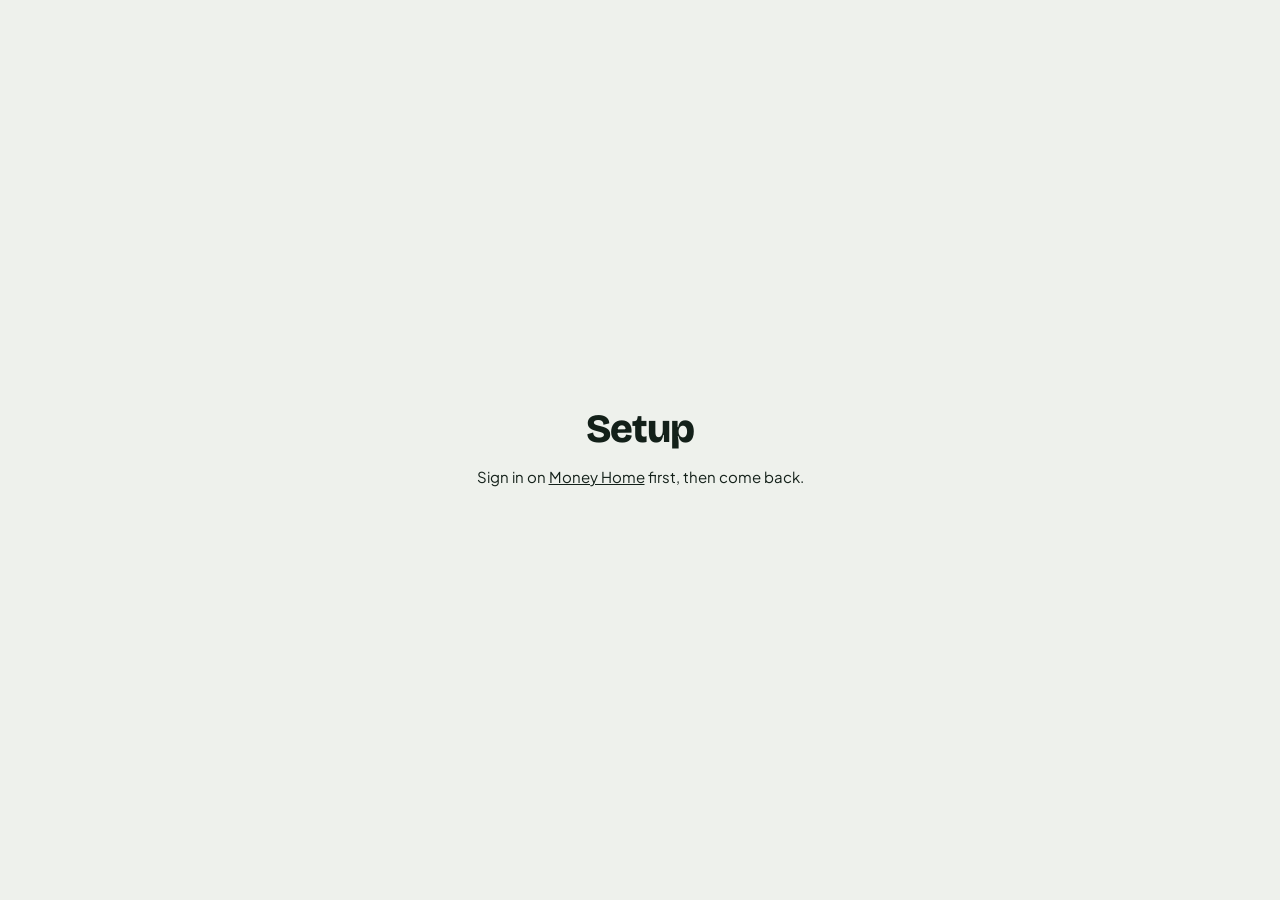
<file: ai/index.html>
<!doctype html>
<html lang="en">
<head>
<meta charset="utf-8">
<meta name="robots" content="noindex">
<title>AI · Money Home</title>
<meta http-equiv="refresh" content="0; url=/setup/#ai">
<script>location.replace('/setup/#ai');</script>
</head>
<body style="font:15px -apple-system,sans-serif;padding:40px;color:#555">The AI keys are now part of <a href="/setup/#ai">Setup</a>.</body>
</html>
</file>
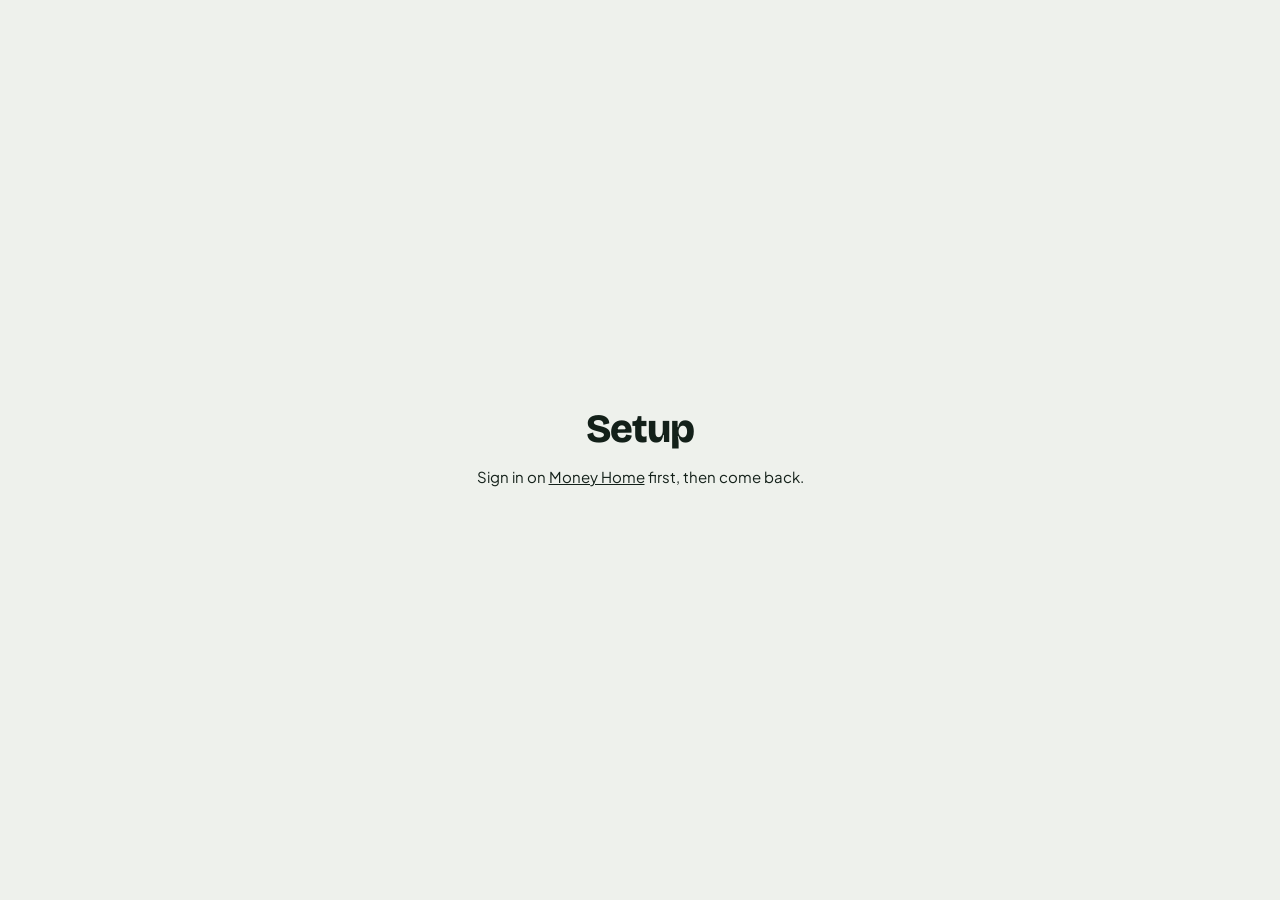
<file: setup/index.html>
<!doctype html>
<html lang="en">
<head>
<meta charset="utf-8">
<meta name="viewport" content="width=device-width, initial-scale=1, viewport-fit=cover">
<meta name="robots" content="noindex">
<meta name="theme-color" content="#0c2620">
<title>Setup · Money Home</title>
<link rel="icon" href="data:image/svg+xml,%3Csvg xmlns='http://www.w3.org/2000/svg' viewBox='0 0 64 64'%3E%3Crect width='64' height='64' rx='16' fill='%230c2620'/%3E%3Cpath d='M32 12l5 13 13 5-13 5-5 13-5-13-13-5 13-5z' fill='%23e2b04a'/%3E%3C/svg%3E">
<link rel="preconnect" href="https://fonts.googleapis.com">
<link rel="preconnect" href="https://fonts.gstatic.com" crossorigin>
<link rel="stylesheet" href="https://fonts.googleapis.com/css2?family=Bricolage+Grotesque:opsz,wght@12..96,500;12..96,700;12..96,800&family=Plus+Jakarta+Sans:wght@400;500;600;700&family=JetBrains+Mono:wght@500;600&display=swap">
<style>
:root{
  color-scheme:light;
  --page:#eef1ec; --card:#ffffff; --card2:#f6f8f5; --ink:#132019; --ink2:#3b4a42; --mut:#6b7a72; --line:#dfe5df;
  --hero:#0c2620; --hero2:#12372e; --hero-ink:#f3f1e8; --hero-mut:#a9bcb2; --gold:#e2b04a;
  --up:#16804a; --dn:#c2412d; --warn:#b36b00;
  --shadow:0 1px 2px rgb(15 30 25 / .05), 0 8px 24px -12px rgb(15 30 25 / .14);
  --display:'Bricolage Grotesque', 'Avenir Next', system-ui, sans-serif;
  --body:'Plus Jakarta Sans', -apple-system, 'Segoe UI', sans-serif;
  --mono:'JetBrains Mono', ui-monospace, Menlo, monospace;
}
@media (prefers-color-scheme: dark){
  :root:not([data-theme="light"]){ color-scheme:dark;
    --page:#0b110f; --card:#131b18; --card2:#18221e; --ink:#e7ede9; --ink2:#c1cdc6; --mut:#8d9c94; --line:#24302b;
    --hero:#0a1f1a; --hero2:#0f2d25; --up:#4cc38a; --dn:#ef7a66; --warn:#f0b551; --shadow:none; }
}
:root[data-theme="dark"]{ color-scheme:dark;
  --page:#0b110f; --card:#131b18; --card2:#18221e; --ink:#e7ede9; --ink2:#c1cdc6; --mut:#8d9c94; --line:#24302b;
  --hero:#0a1f1a; --hero2:#0f2d25; --up:#4cc38a; --dn:#ef7a66; --warn:#f0b551; --shadow:none; }
*{box-sizing:border-box}
html,body{margin:0}
body{background:var(--page);color:var(--ink);font:15px/1.5 var(--body);-webkit-font-smoothing:antialiased}
a{color:inherit}
.hero{background:linear-gradient(160deg,var(--hero2),var(--hero));color:var(--hero-ink);padding-top:env(safe-area-inset-top,0px)}
.in{max-width:980px;margin:0 auto;padding-inline:16px}
.hero .in{padding-block:20px 30px}
.back{color:var(--hero-mut);text-decoration:none;font-size:13px}
.back:hover{color:var(--hero-ink)}
h1{font:800 clamp(28px,5vw,40px)/1.1 var(--display);margin:10px 0 6px;letter-spacing:-.02em}
.hero p{color:var(--hero-mut);margin:0;max-width:660px}
main{display:flex;flex-direction:column;gap:16px;margin-top:-14px;padding-bottom:40px}
.card{background:var(--card);border:1px solid var(--line);border-radius:18px;box-shadow:var(--shadow);padding:18px;scroll-margin-top:12px}
.card h2{margin:0 0 4px;font:700 18px var(--display);display:flex;align-items:center;gap:10px}
.card h2 .n{display:grid;place-items:center;width:26px;height:26px;border-radius:50%;background:var(--hero);color:var(--gold);font:700 13px var(--body);flex:none}
.cap{margin:0 0 12px;font-size:13px;color:var(--mut)}
.grid{display:grid;grid-template-columns:repeat(4,minmax(0,1fr));gap:10px}
.tile{background:var(--card2);border-radius:12px;padding:10px 12px;min-width:0}
.tile b{display:block;font-size:13.5px}
.tile span{font-size:12.5px;color:var(--mut)}
.tile .ok{color:var(--up)} .tile .no{color:var(--dn)}
.tile a{font-size:12.5px}
.prov{display:grid;grid-template-columns:minmax(150px,1.1fr) 90px minmax(160px,1.4fr) auto;gap:10px;align-items:center;padding:12px 0;border-top:1px solid var(--line)}
.prov:first-of-type{border-top:0}
.pname b{display:block}
.pname small{color:var(--mut);font-size:12px}
.pname a{color:var(--mut)}
.st{font-size:11.5px;font-weight:700;padding:3px 9px;border-radius:999px;background:var(--card2);color:var(--mut);text-align:center;white-space:nowrap}
.st.ready{background:color-mix(in srgb,var(--up) 14%,var(--card));color:var(--up)}
.st.rest{background:color-mix(in srgb,var(--warn) 16%,var(--card));color:var(--warn)}
input,select{font:14px var(--body);color:var(--ink);background:var(--card2);border:1px solid var(--line);border-radius:10px;padding:9px 11px;width:100%;min-width:0}
input:focus,select:focus{outline:2px solid var(--gold);outline-offset:1px}
.tools{display:flex;gap:6px;align-items:center}
.btn{font:600 13px var(--body);border:1px solid var(--line);background:var(--card);color:var(--ink2);border-radius:10px;padding:8px 12px;cursor:pointer;white-space:nowrap;text-decoration:none;display:inline-flex;align-items:center}
.btn:hover{color:var(--ink)}
.btn.primary{background:var(--hero);color:var(--gold);border-color:transparent}
.btn:disabled{opacity:.5}
.res{grid-column:1/-1;font-size:12.5px;color:var(--mut);margin-top:-4px}
.res.ok{color:var(--up)} .res.bad{color:var(--dn)}
.macts summary{cursor:pointer;color:var(--ink2);font-weight:600} .macts .two{margin-top:8px} .macts .row{margin-top:8px} .bad{color:var(--dn)}
.model{grid-column:1/-1;display:flex;gap:8px;align-items:center;font-size:12.5px;color:var(--mut)}
.model select{width:auto;max-width:100%;padding:5px 8px;font-size:12.5px}
.mac{background:color-mix(in srgb,var(--up) 7%,transparent);border-radius:12px;padding-inline:10px}
.mac .res{color:var(--ink2)}
.priv{background:color-mix(in srgb,var(--gold) 7%,transparent);border-radius:12px;padding-inline:10px}
.priv .res{color:var(--ink2)}
.priv .res details{margin-top:6px}
.mlights{margin:10px 0}.mlights summary{cursor:pointer;color:var(--muted,#667)}
.bgroup{font:700 13px var(--body);color:var(--mut);margin:14px 0 4px}
.lesson{display:grid;grid-template-columns:minmax(0,1fr) 90px auto;gap:10px;align-items:center;padding:9px 0;border-top:1px solid var(--line)}
.lesson.off{opacity:.5}
.lesson .lt b{display:block;font-size:14px}
.lesson .lt small{color:var(--mut);font-size:12px}
.lesson .pin{font-size:11px;font-weight:700;color:var(--up)}
.lesson .conf{height:6px;border-radius:99px;background:var(--card2);overflow:hidden}
.lesson .conf i{display:block;height:100%;background:var(--gold)}
.lesson .la{display:flex;gap:6px}
.lesson .la .btn{padding:5px 9px;font-size:12px}
@media (max-width:760px){.lesson{grid-template-columns:1fr 70px}.lesson .la{grid-column:1/-1}}
.spin{display:inline-block;width:12px;height:12px;border:2px solid currentColor;border-right-color:transparent;border-radius:50%;animation:sp .8s linear infinite;vertical-align:-2px}
@keyframes sp{to{transform:rotate(360deg)}}
.row{display:flex;flex-wrap:wrap;gap:10px;align-items:center}
.row.end{justify-content:flex-start;margin-top:12px}
label{display:flex;flex-direction:column;gap:5px;font-size:12px;font-weight:600;color:var(--ink2)}
label.check{flex-direction:row;align-items:center;gap:8px;font-weight:500;font-size:14px}
label.check input{width:18px;height:18px}
.two{display:grid;grid-template-columns:1fr 1fr;gap:10px}
.chain{display:flex;flex-wrap:wrap;gap:6px;align-items:center;font-size:13px}
.chain span{padding:5px 10px;border-radius:9px;background:var(--card2)}
.chain span.first{background:color-mix(in srgb,var(--gold) 25%,var(--card));font-weight:700}
.chain em{color:var(--mut);font-style:normal;font-family:var(--mono);font-size:11.5px}
.note{font-size:12.5px;color:var(--mut)}
.msg{font-size:13px}
.msg.ok{color:var(--up)} .msg.bad{color:var(--dn)}
ol.steps{margin:6px 0 0;padding-left:20px;font-size:14px;color:var(--ink2)}
ol.steps li{margin:3px 0}
.toast{position:fixed;left:50%;bottom:20px;transform:translateX(-50%);background:var(--ink);color:var(--page);padding:10px 16px;border-radius:12px;font-weight:600;opacity:0;transition:.2s;pointer-events:none;max-width:90vw}
.toast.on{opacity:1}
.gate{min-height:100vh;display:grid;place-items:center;padding:20px;text-align:center}
@media (max-width:760px){
  .grid{grid-template-columns:1fr 1fr}
  .two{grid-template-columns:1fr}
  .prov{grid-template-columns:1fr auto;}
  .prov .keyin{grid-column:1/-1}
  .prov .tools{grid-column:1/-1}
}
</style>
</head>
<body>
<div id="app"></div>
<div class="toast" id="toast"></div>
<script src="/ai/ai.js"></script>
<script src="/ai/brain.js"></script>
<script src="/ai/web.js"></script>
<script>
"use strict";
/* Setup: everything you set once for all the apps on this site - sync between devices, the sign-in, the AI keys.
   On a new phone: sign in on Money Home, open this page, enter the GitHub token and passphrase once. */
const $ = id => document.getElementById(id);
const esc = s => String(s == null ? '' : s).replace(/[&<>"]/g, c => ({'&':'&amp;','<':'&lt;','>':'&gt;','"':'&quot;'}[c]));
const toast = m => { const t = $('toast'); t.textContent = m; t.classList.add('on'); clearTimeout(toast.t); toast.t = setTimeout(()=>t.classList.remove('on'), 3200); };
const ago = ms => { const s = (Date.now() - ms) / 1000; return s < 90 ? 'just now' : s < 3600 ? Math.round(s / 60) + ' min ago' : s < 86400 ? Math.round(s / 3600) + ' h ago' : Math.round(s / 86400) + ' d ago'; };
try{ const t = localStorage.getItem('ledger-theme'); if(t === 'light' || t === 'dark') document.documentElement.dataset.theme = t; }catch(e){}
const signedIn = () => { try{ return ['money-home-session', 'tripvault-session'].some(k => sessionStorage.getItem(k) === 'yes' || localStorage.getItem(k) === 'yes'); }catch(e){ return false; } };

const FROM = {hub: 'saved here', 'trip-vault': 'found in Trip Vault', 'expense-tracker': 'found in the Expense Tracker', ledger: 'found in the Ledger', synced: 'from your other device'};
const LOGIN = {'expense-tracker': 'your Expense Tracker username and password', carried: 'the username and password from your other device', ledger: 'the Ledger’s username and password', default: 'admin / admin (nothing set up on this device yet)'};
const results = {};
const models = {};
let busy = false, message = null, source = 'default';

const changed = () => MoneyShared.markChanged();

function deviceCard(){
  const st = MoneyShared.status(), ai = MoneyAI.aiStatus();
  const tile = (name, ok, text, link) => `<div class="tile"><b>${name}</b><span class="${ok ? 'ok' : 'no'}">${ok ? '✓' : '○'}</span> <span>${text}</span>${link ? `<div><a href="${link}">open</a></div>` : ''}</div>`;
  return `<section class="card" id="device">
    <h2>This device</h2>
    <p class="cap">What is set up in this browser. Every app on the site reads the same settings.</p>
    <div class="grid">
      ${tile('Sign-in', source !== 'default', source === 'default' ? 'admin / admin — set up below' : 'the same for every app')}
      ${tile('AI', ai.length > 0, ai.length ? ai.map(x=>x.name.replace(/ \(.*\)/, '')).slice(0, 3).join(' → ') : 'no key yet', '#ai')}
      ${st.apps.map(a=>tile(a.name, a.on, a.on ? (a.lastError ? 'sync problem' : a.syncedAt ? 'synced ' + ago(a.syncedAt) : 'sync on — open it once') : 'sync off', a.url)).join('')}
      ${tile('Settings sync', !!st.setup, st.setup ? (st.setup.lastError ? esc(st.setup.lastError) : 'synced ' + (st.setup.syncedAt ? ago(st.setup.syncedAt) : '')) : 'not set up')}
    </div></section>`;
}

function syncCard(){
  const st = MoneyShared.status(), have = MoneyShared.existing();
  return `<section class="card" id="sync">
    <h2><span class="n">1</span>Set up once: sync between your devices</h2>
    ${st.setup ? `<p class="cap">Done on this device. Your AI keys and sign-in travel between devices (encrypted), and every app below syncs its own data.</p>
        <div class="row"><button class="btn primary" id="syncnow"${busy ? ' disabled' : ''}>${busy ? 'Syncing…' : 'Sync settings now'}</button><button class="btn" id="forget">Stop on this device</button></div>`
      : `<p class="cap">Enter a GitHub token and a passphrase <b>once</b> — use the same two on the phone and the laptop. This turns on sync for Trip Vault, the Ledger and the Expense Tracker, and brings your AI keys and sign-in from your other device. Everything is encrypted with the passphrase before it leaves the browser; GitHub only holds unreadable data.</p>
        ${have ? `<div class="row" style="margin-bottom:12px"><button class="btn primary" id="reuse"${busy ? ' disabled' : ''}>Use the sync already set up in one of my apps</button><span class="note">or enter them:</span></div>` : ''}
        <div class="two">
          <label>GitHub token (“Gists: read and write”) <a href="https://github.com/settings/personal-access-tokens/new" target="_blank" rel="noopener" class="note">create one</a><input id="tok" type="password" autocomplete="off" spellcheck="false" placeholder="github_pat_…"></label>
          <label>Passphrase (8+ characters, the same on every device)<input id="pass" type="password" autocomplete="new-password"></label>
        </div>
        <div class="row end"><button class="btn primary" id="setup"${busy ? ' disabled' : ''}>${busy ? 'Setting up…' : 'Set up this device'}</button></div>`}
    ${message ? `<p class="msg ${message.ok ? 'ok' : 'bad'}">${esc(message.text)}</p>` : ''}
    <details style="margin-top:10px"><summary class="note">How to get a token (2 minutes)</summary>
      <ol class="steps"><li>Open <a href="https://github.com/settings/personal-access-tokens/new" target="_blank" rel="noopener">GitHub → new fine-grained token</a> (sign in to GitHub).</li>
      <li>Name it “Money Home”, pick an expiry (for example 1 year).</li><li>Under <b>Account permissions</b> set <b>Gists</b> to <b>Read and write</b>. Nothing else.</li>
      <li>Generate, copy it, paste it here. Keep it with your passphrase in your password manager.</li></ol></details>
  </section>`;
}

function signinCard(){
  return `<section class="card" id="signin">
    <h2><span class="n">2</span>One sign-in for every app</h2>
    <p class="cap">Money Home, Trip Vault, the Ledger and this page open with <b>${esc(LOGIN[source])}</b>.
      ${source === 'expense-tracker' ? 'Change it in the Expense Tracker (Settings → Sign-in); the new password reaches your other devices on the next sync.' :
        source === 'carried' ? 'It came from your other device. To change it, change it in the Expense Tracker there.' :
        'Set up sync above: your laptop’s sign-in then comes to this device, and admin / admin stops working.'}</p>
    <p class="note">The Expense Tracker itself asks for its own sign-in until its data has synced to this device once.</p>
  </section>`;
}

/* ---- Your AI on the Mac (~/AI's helper): ChatGPT through it, free and without daily limits, as ATS uses it.
   Found by itself on the Mac; a phone (or the Mac with the helper off) goes straight to the next AI. Per device. */
const MAC = {up: null, models: null};
// every text model your own AI has (from the Mac's own list; no picture or video models): MoneyAI.macModels
const macModelList = () => MoneyAI.macModels ? MoneyAI.macModels(MAC.models) : [['auto', 'Auto'], ['chatgpt', 'ChatGPT (through Siri)']];
async function macCheck(force){
  MAC.up = await MoneyAI.macUp(MoneyAI.MAC_URL, force);
  if(MAC.up && !MAC.models){ try{ MAC.models = await (await MoneyAI.macFetch('/models')).json(); }catch(e){} }
  render();
}
function macRow(s){
  const h = MoneyAI.aiLocal(), on = h.mac !== false, res = results.mac, pinned = (h.model || {}).mac || 'auto';
  const apple = (MAC.models || {}).apple || {};
  const viaTs = MoneyAI.macBase() !== MoneyAI.MAC_URL;
  const st = !on ? ['off', ''] : MAC.up === null ? ['checking…', ''] : MAC.up ? [viaTs ? 'ready · Tailscale' : 'ready', 'ready'] : ['not here', ''];
  return `<div class="prov mac">
    <div class="pname"><b>Your own AI (on your Mac)</b><small>Every app asks it first. It has all your models — ChatGPT and Private Cloud through Siri, Nemotron, Gemini, Groq, GLM, Cohere, Mistral, OpenRouter and the ones on the Mac — and Auto picks the best that answers, with the next one as backup.</small></div>
    <span class="st ${st[1]}">${st[0]}</span>
    <div class="keyin"><select data-macmodel aria-label="Which model your own AI uses"${on ? '' : ' disabled'}>${(()=>{ const L = macModelList(); if(!L.some(([v])=>v === pinned)) L.push([pinned, pinned + ' (not on the Mac now)']); return L; })()
      .map(([v, t])=>`<option value="${esc(v)}"${v === pinned ? ' selected' : ''}>${esc(t)}</option>`).join('')}</select></div>
    <div class="tools">${on ? `<button class="btn" data-test="mac"${MAC.up ? '' : ' disabled'}>Test</button><button class="btn" id="mac-off">Turn off</button>` : `<button class="btn primary" id="mac-on">Turn on</button>`}</div>
    <div class="res">${res ? (res.busy ? '<span class="spin"></span> Asking your Mac…' : res.ok ? `Works · ${esc(res.model)} answered in ${(res.ms / 1000).toFixed(1)} s` : `<span class="bad">${esc(res.error || 'No answer')}</span>`)
      : !on ? 'Off: your apps use the AIs below.'
      : MAC.up ? `${viaTs ? 'Reached through Tailscale.' : 'Found on this Mac.'} Trip Vault, the Expense Tracker, the Ledger and Money Home ask it first; ${pinned === 'auto' ? 'Auto picks the best available model for each request' : 'it uses the model you chose'}; when the Mac cannot be reached, the backup keys below take over. <a href="${MoneyAI.MAC_URL}/" target="_blank" rel="noopener">Open its page</a>`
      : MAC.up === false ? 'Not reachable from this device. On a phone: sign in to your Mac below (through Tailscale). On the Mac in Chrome: allow <b>Local network access</b> for this site (the icon left of the address → Site settings), or sign in below. Or the Mac’s helper is off (<code>ai serve</code>). Meanwhile your apps use the next AI below. <button class="btn" id="mac-recheck">Check again</button>'
      : 'Looking for it on this device…'}</div>
    ${on ? macRemoteHtml() : ''}
  </div>`;
}
// from a phone or another device: your Mac's Tailscale address and a sign-in (the key stays on this device)
function macRemoteHtml(){
  const r = MoneyAI.macRemote(), seen = (()=>{ try{ return JSON.parse(localStorage.getItem('money-ai-mac') || '{}').tailscale || ''; }catch(e){ return ''; } })();
  if(r.url && r.token) return `<div class="res">Signed in to your Mac through Tailscale (<code>${esc(r.url.replace(/^https:\/\//, ''))}</code>${r.user ? ' as ' + esc(r.user) : ''}) — used when this device cannot reach it directly. <button class="btn" id="mac-ts-out">Sign out</button></div>`;
  return `<details class="res macts"${r.expired || (MAC.up === false) ? ' open' : ''}><summary>${r.expired ? '<span class="bad">This device’s key has expired — sign in again</span>' : 'Use it from your phone or another device (through Tailscale)'}</summary>
    <p class="note">Tailscale must be on here and on the Mac. The address is the one you open your AI page with on the phone${seen ? ' — your Mac’s is filled in' : ''}. Your Cygnus AI username and password (set with <code>ai passwd</code>).</p>
    <div class="two"><label>Your Mac’s Tailscale address<input id="mac-ts-url" value="${esc(r.url || seen)}" placeholder="https://your-mac.your-tailnet.ts.net:8443" autocomplete="off" spellcheck="false" inputmode="url"></label>
      <label>Username<input id="mac-ts-user" value="${esc(r.user || '')}" autocomplete="username" spellcheck="false" autocapitalize="off"></label>
      <label>Password<input id="mac-ts-pass" type="password" autocomplete="current-password"></label></div>
    <div class="row end"><button class="btn primary" id="mac-ts-in">Sign in to your Mac</button><span class="note" id="mac-ts-res"></span></div>
  </details>`;
}
function bindKeys(){
  const mv = $('keys-move'); if(mv) mv.onclick = async ()=>{ mv.disabled = true; mv.textContent = 'Moving…'; const ok = await MoneyAI.keysToMac(true); if(ok) await MoneyAI.macLights(); render(); toast(ok ? 'Your keys are in your own AI now — manage them there.' : 'Your Mac could not be reached — nothing was moved.'); };
  const rf = $('keys-refresh'); if(rf) rf.onclick = async ()=>{ rf.disabled = true; await MoneyAI.keysToMac(true); await MoneyAI.macLights(); render(); };
}
function bindMac(){
  bindKeys();
  const set = v => { const h = MoneyAI.aiLocal(); h.mac = v; if(!v && h.first === 'mac') h.first = 'auto'; MoneyAI.saveAiLocal(h); changed(); delete results.mac; };
  const off = $('mac-off'); if(off) off.onclick = ()=>{ set(false); render(); toast('Your Mac’s AI is off.'); };
  const on = $('mac-on'); if(on) on.onclick = ()=>{ set(true); macCheck(true); toast('Your Mac’s AI is on — every app asks it first.'); };
  const re = $('mac-recheck'); if(re) re.onclick = ()=>{ MAC.up = null; render(); macCheck(true); };
  const tin = $('mac-ts-in'); if(tin) tin.onclick = async ()=>{
    const msg = $('mac-ts-res'); tin.disabled = true; msg.textContent = 'Signing in…';
    try{ await MoneyAI.macSignIn($('mac-ts-url').value, $('mac-ts-user').value.trim(), $('mac-ts-pass').value); MAC.models = null; await macCheck(true); toast('Signed in to your Mac — your apps can use it from this device.'); }
    catch(e){ tin.disabled = false; msg.innerHTML = '<span class="bad">' + esc(e.message) + '</span>'; }
  };
  const tout = $('mac-ts-out'); if(tout) tout.onclick = ()=>{ MoneyAI.setMacRemote(null); MAC.up = null; MAC.models = null; render(); macCheck(true); toast('Signed out of your Mac on this device.'); };
  const sel = document.querySelector('[data-macmodel]');
  if(sel) sel.onchange = ()=>{ MoneyAI.setModel('mac', sel.value); changed(); delete results.mac; render(); toast(sel.value === 'auto' ? 'Auto: the right model for each question.' : (macModelList().find(x=>x[0] === sel.value) || [, sel.value])[1] + ' — every app uses it now.'); };
}

/* What the site's own Brain has learned from you (/ai/brain.js): see it, keep it, switch it off or forget it. */
const APP_NAME = {trip: 'Trip Vault', money: 'Expense Tracker', ledger: '16-Year Ledger', home: 'Money Home'};
const TOPIC_NAME = {like: 'Places you like and skip', time: 'Your times', food: 'Food', walking: 'Getting around', doctype: 'Reading documents', category: 'Categories'};
function brainText(L){
  let t = MoneyBrain.describe(L);
  if(L.kind === 'number' && /\{time\}/.test(t)){ const m = Math.round(L.mean / 5) * 5; t = t.replace('{time}', String(Math.floor(m / 60)).padStart(2, '0') + ':' + String(m % 60).padStart(2, '0')); }
  if(L.kind === 'choice' && L.topic === 'like'){ const top = Object.entries(L.votes).sort((a, b)=>b[1] - a[1])[0]; if(top) t = (top[0] === 'like' ? 'Likes ' : 'Skips ') + (L.key === 'food' ? 'food places' : MoneyBrain.categoryName(L.key)); }
  return t;
}
function brainCard(){
  if(typeof MoneyBrain === 'undefined') return '';
  const all = MoneyBrain.lessons();
  const groups = {};
  all.forEach(L=>{ const g = (APP_NAME[L.app] || L.app) + ' · ' + (TOPIC_NAME[L.topic] || L.topic); (groups[g] = groups[g] || []).push(L); });
  return `<section class="card" id="brain">
    <h2><span class="n">5</span>What it has learned</h2>
    <p class="cap">Your apps' own thinking (no AI model) learns from what you do: the places you keep, lock or remove in a plan, what you type in “Not happy with it?”, the times you set. A lesson grows with every repeat and fades when it stops happening; it is used only once it is clear. It travels between your devices inside the encrypted sync, nowhere else.</p>
    ${all.length ? Object.entries(groups).map(([g, list])=>`<h3 class="bgroup">${esc(g)}</h3>${list.map(L=>{
      const c = Math.round(MoneyBrain.confidenceOf(L) * 100);
      return `<div class="lesson${L.off ? ' off' : ''}" data-lesson="${esc(L.id)}">
        <div class="lt"><b>${esc(brainText(L))}</b>${L.pinned ? ' <span class="pin">set by you</span>' : ''}<small>${esc(L.why || '')}${L.n > 1 ? ' · seen ' + L.n + ' times' : ''}</small></div>
        <div class="conf" title="How sure: ${c}%${c < 60 ? ' — not used until it is clearer' : ''}"><i style="width:${c}%"></i></div>
        <div class="la"><button class="btn" data-l-pin title="Keep it: fixed, learning will not change it">Keep</button><button class="btn" data-l-off>${L.off ? 'Turn on' : 'Turn off'}</button><button class="btn" data-l-forget>Forget</button></div>
      </div>`; }).join('')}`).join('') + `<div class="row end"><button class="btn" id="brain-forget-all">Forget everything</button></div>`
    : `<p class="note">Nothing yet. It starts learning as you use the apps — for example remove or lock a few places in a Trip Vault plan, or type “we are vegetarian” in “Not happy with it?”.</p>`}
  </section>`;
}
function bindBrain(){
  document.querySelectorAll('[data-lesson]').forEach(el=>{
    const id = el.dataset.lesson, L = MoneyBrain.lessons().find(x=>x.id === id);
    if(!L) return;
    el.querySelector('[data-l-forget]').onclick = ()=>{ MoneyBrain.forget(id); render(); toast('Forgotten.'); };
    el.querySelector('[data-l-off]').onclick = ()=>{ MoneyBrain.switchOff(id, !L.off); render(); };
    el.querySelector('[data-l-pin]').onclick = ()=>{ const top = L.kind === 'number' ? L.mean : Object.entries(L.votes).sort((a, b)=>b[1] - a[1])[0][0]; MoneyBrain.pin(id, top); render(); toast('Kept — it will not change unless you change it.'); };
  });
  const fa = $('brain-forget-all');
  if(fa) fa.onclick = ()=>{ if(confirmTwice(fa)){ MoneyBrain.forgetAll(); render(); toast('Everything it had learned is forgotten.'); } };
}
/* A second click confirms (no browser pop-up) */
function confirmTwice(btn){ if(btn.dataset.sure){ return true; } btn.dataset.sure = '1'; btn.textContent = 'Click again to forget everything'; setTimeout(()=>{ delete btn.dataset.sure; btn.textContent = 'Forget everything'; }, 4000); return false; }

/* Web search: your relay (a small Cloudflare Worker) that searches (Tavily, SerpApi, Google) and reads pages for the apps. */
let WEBTEST = null;
function webCard(){
  const r = MoneyAI.aiLocal().relay || {};
  return `<section class="card" id="web">
    <h2><span class="n">4</span>Web search — so Ask can search the whole web</h2>
    <p class="cap">Ask searches the whole web and reads the pages. <b>On your Mac</b> it uses your own search engine (SearXNG) and reads pages on the Mac — no keys. <b>On your phone</b>, or if the Mac's helper is not running, it uses your Cloudflare relay (Tavily and Jina keys, kept on Cloudflare). Paste the relay's address and token once; this syncs to your other devices.</p>
    <div class="two"><label>Relay address<input id="rl-url" value="${esc(r.url || '')}" placeholder="https://money-relay.<you>.workers.dev" autocomplete="off" spellcheck="false"></label>
      <label>Relay token<input id="rl-tok" type="password" value="${esc(r.token || '')}" autocomplete="off"></label></div>
    <div class="row end"><button class="btn primary" id="rl-save">Save and test</button>${r.url ? '<button class="btn" id="rl-off">Remove</button>' : ''}<span class="note" id="rl-res">${WEBTEST ? esc(WEBTEST) : r.url ? 'Saved.' : ''}</span></div>
  </section>`;
}
function bindWeb(){
  const save = $('rl-save');
  if(save) save.onclick = async ()=>{
    const url = $('rl-url').value.trim().replace(/\/+$/, ''), token = $('rl-tok').value.trim();
    if(!url || !token){ $('rl-res').textContent = 'Enter both.'; return; }
    const h = MoneyAI.aiLocal(); h.relay = {url, token}; MoneyAI.saveAiLocal(h); if(typeof MoneyShared !== 'undefined') MoneyShared.markChanged();
    $('rl-res').textContent = 'Testing…';
    try{
      const R = MoneyWeb.relay({url, token}), hl = await R.health();
      const c = hl.cloud || {};
      if(c.error) throw new Error('The relay: ' + c.error);
      const cloudTest = await MoneyWeb.relay({url, token}, {local: false}).search('Reserve Bank of India repo rate', 3);
      WEBTEST = (hl.local ? '✓ This Mac: your own search engine and page reading (used first). ' : 'This device has no Money AI helper (fine on a phone). ')
        + '✓ Relay: search by ' + cloudTest.provider + ' (' + [c.search && c.search.tavily ? 'Tavily ×' + c.search.tavily : '', c.search && c.search.serpapi ? 'SerpApi' : '', c.search && c.search.google ? 'Google' : ''].filter(Boolean).join(', ') + '), reading by ' + (c.reader || 'Jina') + (hl.local ? ' (the backup here; the main one on your phone).' : '.');
    }catch(e){ WEBTEST = '✗ ' + e.message; }
    render();
  };
  const off = $('rl-off');
  if(off) off.onclick = ()=>{ const h = MoneyAI.aiLocal(); delete h.relay; MoneyAI.saveAiLocal(h); WEBTEST = null; render(); };
}

/* keys live in your own AI (on the Mac): this card only shows its models, with their lights, and links to where the
   keys are kept; nothing to type here */
const LIGHT = {green: 'ready', yellow: 'rest', red: 'bad'};
function managedCard(s){
  const L = (()=>{ try{ return (JSON.parse(localStorage.getItem(MoneyAI.LIGHTS_KEY) || '{}').lights) || {}; }catch(e){ return {}; } })();
  const list = MoneyAI.macModels(MAC.models || (()=>{ try{ return JSON.parse(localStorage.getItem('money-ai-mac') || '{}').info; }catch(e){ return null; } })());
  const backups = (s.backup || []).map(id=>MoneyAI.PROVIDERS.find(p=>p.id === id)).filter(Boolean);
  const rows = list.filter(([id])=>L[id]).map(([id, name])=>`<div class="prov"><div class="pname"><b>${esc(name.replace(/ — .*/, ''))}</b><small>${esc(L[id].why || '')}</small></div><span class="st ${LIGHT[L[id].light] || ''}">${L[id].light === 'green' ? 'ready' : L[id].light === 'yellow' ? 'resting' : 'needs a key'}</span></div>`).join('');
  return `<section class="card" id="ai">
    <h2><span class="n">3</span>AI — your own AI, in every app</h2>
    <p class="cap">Your AI keys are kept in <b>one place: your own AI on your Mac</b>. Every app asks it, and you pick the model from the <b>AI</b> button in any app. To add, replace or remove a key: <a href="https://anilgupta2606.github.io/ai/chat/#keys" target="_blank" rel="noopener">open your AI → 🔑 Your AI keys</a>.</p>
    ${macRow(s)}
    ${rows ? `<details class="mlights"><summary>Each model’s light (${list.filter(([id])=>L[id] && L[id].light === 'green').length} ready of ${list.filter(([id])=>L[id]).length})</summary>${rows}</details>` : '<p class="note">Open this page while your Mac is reachable to see each model’s light.</p>'}
    <p class="note">${backups.length ? `When your Mac cannot be reached, this device uses the backup keys your AI gave it, in turn: <b>${backups.map(p=>esc(p.name)).join(' → ')}</b> (refreshed daily).` : 'No backup key on this device yet — it is fetched from your Mac the next time it is reachable.'} <button class="btn" id="keys-refresh">Refresh from my AI</button></p>
  </section>`;
}
function aiCard(){
  const s = MoneyAI.aiSettings(), hub = MoneyAI.aiLocal(), status = MoneyAI.aiStatus();
  if(s.managed) return managedCard(s);
  const rows = MoneyAI.PROVIDERS.map(p=>{
    if(p.id === 'mac') return macRow(s);
    const k = s.keys[p.id], r = MoneyAI.resting(p.id), on = s.off.indexOf(p.id) < 0;
    const st = !k ? ['no key', ''] : !on ? ['off', ''] : r ? ['resting — back ' + MoneyAI.backAt(r.until), 'rest'] : ['ready', 'ready'];
    const res = results[p.id], pinned = (hub.model || {})[p.id] || 'auto', list = models[p.id];
    const now = status.find(x=>x.id === p.id && x.model);
    return `<div class="prov">
      <div class="pname"><b>${esc(p.name)}</b><small>${k ? esc(FROM[s.from[p.id]] || '') : `<a href="${p.signupUrl}" target="_blank" rel="noopener">get a free key</a>`}</small></div>
      <span class="st ${st[1]}" title="${r ? esc(r.why) : ''}">${st[0]}</span>
      <div class="keyin"><input type="password" data-key="${p.id}" autocomplete="off" spellcheck="false" placeholder="${esc(k ? (p.keyless ? k : '•••••• ' + k.slice(-4)) : p.placeholder)}" aria-label="${esc(p.name)} key"></div>
      <div class="tools"><button class="btn" data-test="${p.id}" ${k ? '' : 'disabled'}>Test</button><label class="check" title="Use this service"><input type="checkbox" data-on="${p.id}" ${on ? 'checked' : ''}></label></div>
      ${res ? `<div class="res ${res.ok ? 'ok' : 'bad'}">${res.busy ? 'Asking…' : res.ok ? `Works · ${esc(res.model)} answered in ${(res.ms / 1000).toFixed(1)} s` : esc(res.error || 'No answer')}</div>` : ''}
      ${k ? `<div class="model">Model: <select data-model="${p.id}"><option value="auto">Auto — the best that answers${now ? ' (now ' + esc(now.model) + ')' : ''}</option>${
        (list || (pinned !== 'auto' ? [pinned] : [])).map(m=>`<option${m === pinned ? ' selected' : ''}>${esc(m)}</option>`).join('')}${list ? '' : '<option value="__load">Show all models…</option>'}</select></div>` : ''}
    </div>`;
  }).join('');
  return `<section class="card" id="ai">
    <h2><span class="n">3</span>AI — one set of keys for all your apps</h2>
    <p class="cap">${status.length ? 'Tried in this order, each with its best model first; when one is busy or out of free quota the next takes over:' : 'Add a key. Google Gemini is the most useful (free): it reads photos and searches the web.'}</p>
    ${status.length ? `<div class="chain">${status.map((x, i)=>`${i ? '→' : ''}<span class="${i === 0 ? 'first' : ''}">${esc(x.name)}${x.model ? ` <em>${esc(x.model)}</em>` : ''}${x.resting ? ' · resting' : ''}</span>`).join('')}</div>` : ''}
    <div class="row" style="margin:14px 0 6px">
      <label style="flex:1;min-width:220px">Which AI goes first
        <select id="first"><option value="auto">Auto — your Mac’s AI first (ChatGPT), then the free ones (Gemini, Groq, Cerebras, Mistral, OpenRouter), then Ollama, then paid Claude</option>${
          MoneyAI.PROVIDERS.map(p=>`<option value="${p.id}"${s.first === p.id ? ' selected' : ''}${s.keys[p.id] ? '' : ' disabled'}>${esc(p.name)}${s.keys[p.id] ? '' : ' (no key)'}</option>`).join('')}</select></label>
      <label class="check"><input type="checkbox" id="fallback" ${s.fallback ? 'checked' : ''}> If it fails, try the others</label>
    </div>
    ${rows}
    ${MAC.up ? `<p class="note"><b>Keep your keys in one place:</b> move them into your own AI on your Mac — then every app uses it, and no app keeps keys. <button class="btn primary" id="keys-move">Move my keys to my own AI</button></p>` : ''}
    <div class="row end"><button class="btn primary" id="save">Save keys</button><button class="btn" id="testall">Test all</button><button class="btn" id="adopt">Bring in keys from my apps</button></div>
    <p class="note">Keys stay in this browser and go only to the AI services, straight from here${MoneyShared.status().setup ? '; sync carries them to your other devices, encrypted' : ''}. Your Mac’s AI needs no key and stays on the Mac: on your phone the apps go straight to the next AI. ATS on your Mac keeps its own AI settings.</p>
  </section>`;
}

function render(){
  $('app').innerHTML = `
  <header class="hero"><div class="in">
    <a class="back" href="/">← Money Home</a>
    <h1>Setup</h1>
    <p>Set things once for all your apps — Money Home, Trip Vault, the 16-Year Ledger and the Expense Tracker: sync between your phone and laptop, one sign-in, and one set of AI keys.</p>
  </div></header>
  <main class="in">${deviceCard()}${syncCard()}${signinCard()}${aiCard()}${webCard()}${brainCard()}</main>`;
  bind();
}

async function run(fn){
  busy = true; message = null; render();
  try{ message = {ok: true, text: await fn()}; }catch(e){ message = {ok: false, text: e.message}; }
  busy = false; source = await MoneyShared.loginSource(); render();
}
const setupText = r => `Done. ${r.pulled ? 'Brought in the settings from your other device: ' : 'Saved this device’s settings: '}${r.keys} AI key${r.keys === 1 ? '' : 's'}${r.signIn ? ' and the sign-in' : ''}. Now open each app once — its data syncs by itself.`;

function bind(){
  if(typeof MoneyBrain !== 'undefined') bindBrain();
  bindWeb();
  const on = (id, fn) => { const e = $(id); if(e) e.onclick = fn; };
  on('setup', ()=>{ const tok = $('tok').value.trim(), pass = $('pass').value;       // read before the page redraws
    run(async ()=>setupText(await MoneyShared.setUp(tok, pass))); });
  on('reuse', ()=>run(async ()=>{ const c = MoneyShared.existing(); return setupText(await MoneyShared.setUp(c.token, c.pass)); }));
  on('syncnow', ()=>run(async ()=>{ const r = await MoneyShared.sync(); return 'Synced: ' + r.keys + ' AI key' + (r.keys === 1 ? '' : 's') + (r.signIn ? ' and the sign-in' : '') + '.'; }));
  on('forget', ()=>{ MoneyShared.forget(); message = {ok: true, text: 'Settings sync stopped on this device (each app’s own sync is unchanged).'}; render(); });
  if($('first')) $('first').onchange = e=>{ const h = MoneyAI.aiLocal(); h.first = e.target.value; MoneyAI.saveAiLocal(h); changed(); render(); };
  if($('fallback')) $('fallback').onchange = e=>{ const h = MoneyAI.aiLocal(); h.fallback = e.target.checked; MoneyAI.saveAiLocal(h); changed(); render(); };
  on('save', async ()=>{
    const h = MoneyAI.aiLocal(); h.keys = h.keys || {};
    let n = 0;
    document.querySelectorAll('[data-key]').forEach(i=>{ const v = i.value.trim(); if(v){ h.keys[i.dataset.key] = v; MoneyAI.wake(i.dataset.key); n++; } });
    h.off = Array.from(document.querySelectorAll('[data-on]')).filter(c=>!c.checked).map(c=>c.dataset.on);
    MoneyAI.saveAiLocal(h); changed(); render();
    toast(n ? 'Saved — every app uses it now.' : 'Saved.');
    if(MoneyShared.status().setup) MoneyShared.sync().then(()=>render()).catch(()=>{});
  });
  on('adopt', async ()=>{ await MoneyAI.loadAi(); const n = MoneyAI.adoptAppKeys(); if(n) changed(); render(); toast(n ? n + ' key' + (n === 1 ? '' : 's') + ' brought in.' : 'Nothing new — every key your apps have is here.'); });
  const test = async id => { results[id] = {busy: true}; render(); results[id] = await MoneyAI.test(id); render(); };
  bindMac();
  document.querySelectorAll('[data-test]').forEach(b=>b.onclick = ()=>test(b.dataset.test));
  on('testall', async ()=>{ for(const id of MoneyAI.aiStatus().map(x=>x.id)) await test(id); });
  document.querySelectorAll('[data-model]').forEach(sel=>sel.onchange = async ()=>{
    const id = sel.dataset.model;
    if(sel.value === '__load'){
      try{ models[id] = MoneyAI.rankModels(id, await MoneyAI.listModels(id, MoneyAI.aiSettings().keys[id]), 'smart'); }
      catch(e){ toast('Could not list the models: ' + e.message); }
      render(); return;
    }
    MoneyAI.setModel(id, sel.value); changed(); render(); toast(sel.value === 'auto' ? 'Auto: the best model that answers.' : sel.value + ' goes first.');
  });
}

(async function(){
  if(!signedIn()){
    $('app').innerHTML = `<div class="gate"><div><h1>Setup</h1><p>Sign in on <a href="/">Money Home</a> first, then come back.</p></div></div>`;
    return;
  }
  await MoneyAI.loadAi();
  if(!MoneyAI.aiSettings().managed && MoneyAI.adoptAppKeys()) changed();        // first visit: the keys your apps already have
  source = await MoneyShared.loginSource();
  render();
  macCheck().then(async ()=>{ if(MAC.up && MoneyAI.aiSettings().managed){ await MoneyAI.macLights(); render(); } });
  if(location.hash){ const t = document.querySelector(location.hash); if(t) t.scrollIntoView(); }
  const r = await MoneyShared.quiet();         // settings from your other device, if it changed them
  if(r){ source = await MoneyShared.loginSource(); render(); }
})();
</script>
</body>
</html>
</file>
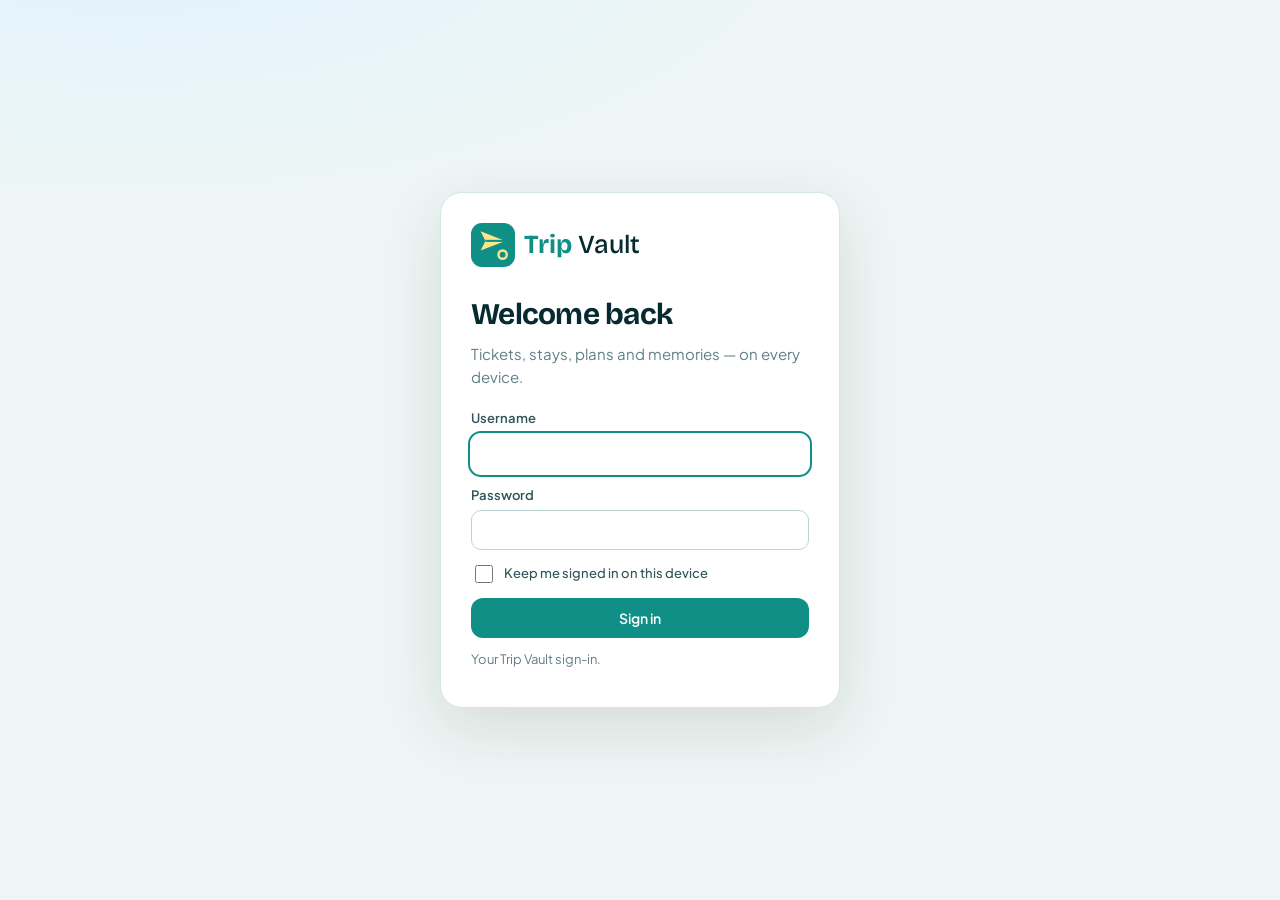
<file: tripManangement/index.html>
<!doctype html>
<html lang="en">
<head>
<meta charset="utf-8">
<meta name="viewport" content="width=device-width, initial-scale=1, viewport-fit=cover">
<meta name="robots" content="noindex">
<meta name="theme-color" content="#0E6BA8">
<meta name="apple-mobile-web-app-capable" content="yes">
<meta name="mobile-web-app-capable" content="yes">
<meta name="apple-mobile-web-app-title" content="Trip Vault">
<title>Trip Vault</title>
<link rel="manifest" href="manifest.webmanifest">
<link rel="icon" href="icon.svg" type="image/svg+xml">
<link rel="apple-touch-icon" href="icon-192.png">
<link rel="preconnect" href="https://fonts.googleapis.com">
<link rel="preconnect" href="https://fonts.gstatic.com" crossorigin>
<link rel="stylesheet" href="https://fonts.googleapis.com/css2?family=Unbounded:wght@500;700&family=Figtree:wght@400;500;600;700&family=DM+Mono:wght@500&display=swap">
<link rel="stylesheet" href="https://fonts.googleapis.com/css2?family=Bricolage+Grotesque:opsz,wght@12..96,600;12..96,700;12..96,800&family=Plus+Jakarta+Sans:wght@400;500;600;700;800&family=JetBrains+Mono:wght@500;600;700&display=swap">
<script type="importmap">{"imports":{"three":"https://cdn.jsdelivr.net/npm/three@0.169.0/build/three.module.js"}}</script>
<script>
  /* the new design or the classic one, set before the first paint (core.js loads the globe only for the new one) */
  (function(){ var l = 'new'; try{ if(localStorage.getItem('tripvault-look') === 'classic') l = 'classic'; }catch(e){} document.documentElement.setAttribute('data-look', l); })();
</script>
<link rel="stylesheet" href="style.css?v=0925952">
</head>
<body>
<div class="boot">Opening Trip Vault…</div>
<script src="parse.js?v=0925952"></script>
<script src="rules.js?v=0925952"></script>
<script src="/ai/ai.js?v=0925952" onerror="void 0"></script>
<script src="/ai/brain.js?v=0925952" onerror="void 0"></script>   <!-- the site's own thinking and learning (Money Brain) -->   <!-- the site's central AI (Money Home's AI hub); cloud.js has a copy if it is missing -->
<script src="cloud.js?v=0925952"></script>
<script src="services.js?v=0925952"></script>
<script src="fx.js?v=0925952"></script>
<script src="scan.js?v=0925952"></script>
<script src="core.js?v=0925952"></script>
<script src="docs.js?v=0925952"></script>
<script src="think.js?v=0925952"></script>
<script src="plan.js?v=0925952"></script>
<script src="checklist.js?v=0925952"></script>
<script src="live.js?v=0925952"></script>
<script src="shopping.js?v=0925952"></script>
<script src="food.js?v=0925952"></script>
</body>
</html>
</file>
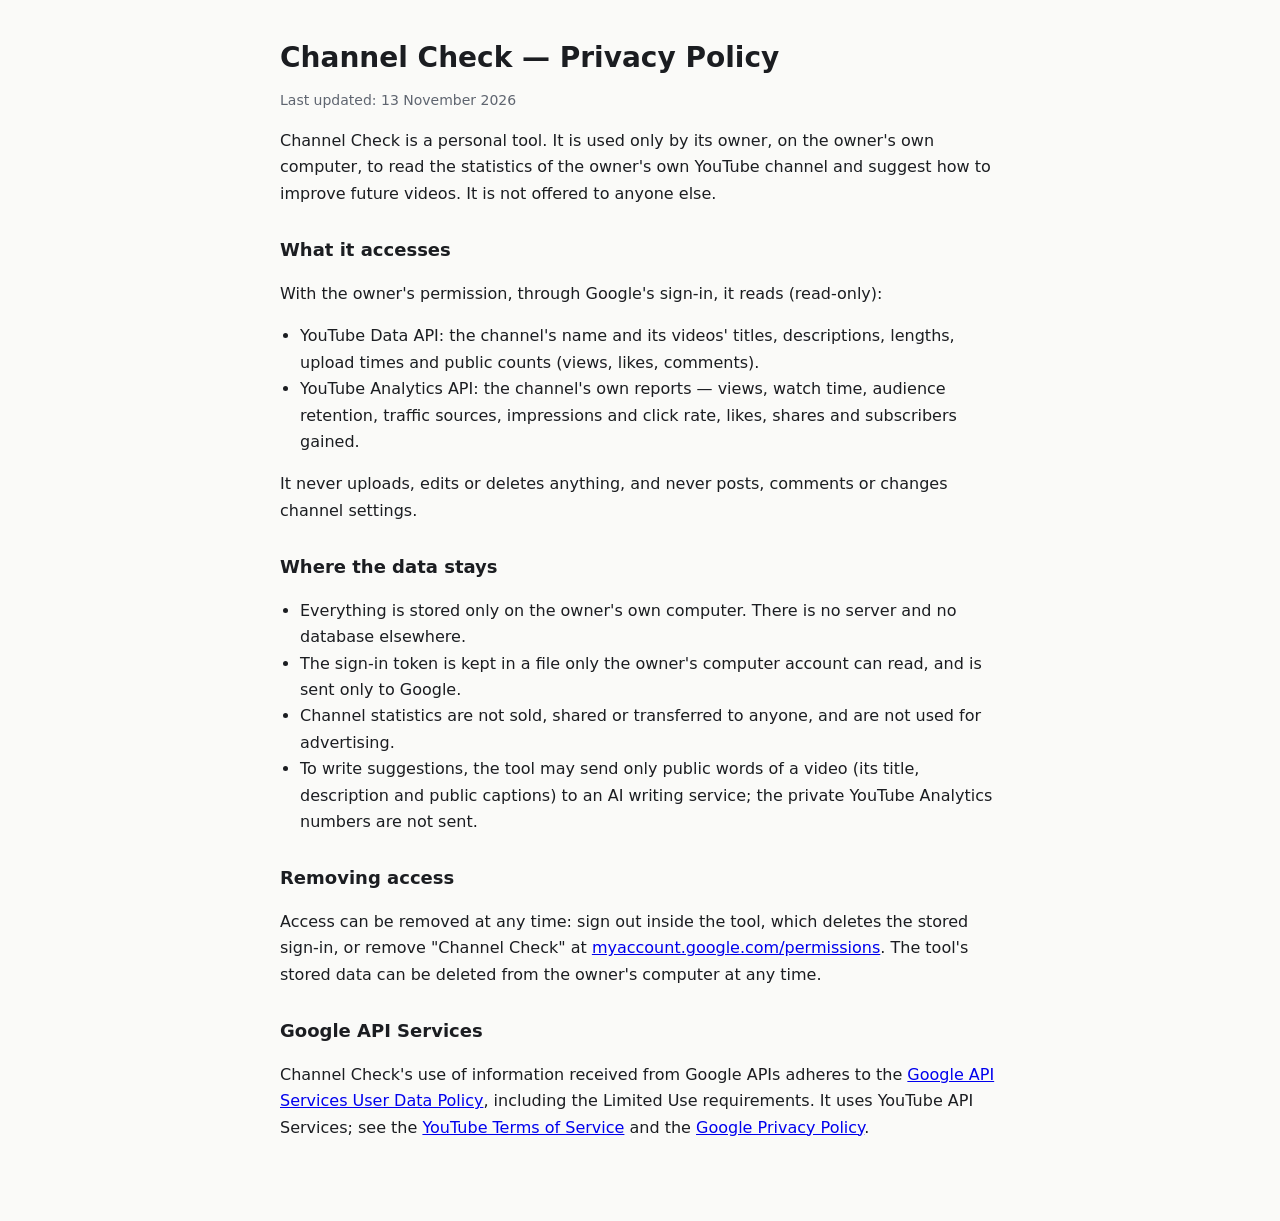
<file: privacy.html>
<!doctype html>
<html lang="en">
<head>
<meta charset="utf-8">
<meta name="viewport" content="width=device-width, initial-scale=1">
<title>Channel Check — Privacy Policy</title>
<style>
  :root{--bg:#fafaf8;--ink:#1b1d21;--mut:#5f6570;--line:#e4e2dc}
  @media (prefers-color-scheme:dark){:root{--bg:#141518;--ink:#eef0f2;--mut:#a0a6ae;--line:#2c2f35}}
  body{margin:0;background:var(--bg);color:var(--ink);font:16px/1.65 -apple-system,system-ui,sans-serif}
  main{max-width:720px;margin:0 auto;padding:40px 16px 64px}
  h1{font-size:28px;line-height:1.25;margin:0 0 4px}h2{font-size:18px;margin:28px 0 6px}
  .mut{color:var(--mut);font-size:14px}ul{padding-left:20px}
</style>
</head>
<body><main>
<h1>Channel Check — Privacy Policy</h1>
<p class="mut">Last updated: 13 November 2026</p>

<p>Channel Check is a personal tool. It is used only by its owner, on the owner's own computer, to read the statistics of the owner's own YouTube channel and suggest how to improve future videos. It is not offered to anyone else.</p>

<h2>What it accesses</h2>
<p>With the owner's permission, through Google's sign-in, it reads (read-only):</p>
<ul>
  <li>YouTube Data API: the channel's name and its videos' titles, descriptions, lengths, upload times and public counts (views, likes, comments).</li>
  <li>YouTube Analytics API: the channel's own reports — views, watch time, audience retention, traffic sources, impressions and click rate, likes, shares and subscribers gained.</li>
</ul>
<p>It never uploads, edits or deletes anything, and never posts, comments or changes channel settings.</p>

<h2>Where the data stays</h2>
<ul>
  <li>Everything is stored only on the owner's own computer. There is no server and no database elsewhere.</li>
  <li>The sign-in token is kept in a file only the owner's computer account can read, and is sent only to Google.</li>
  <li>Channel statistics are not sold, shared or transferred to anyone, and are not used for advertising.</li>
  <li>To write suggestions, the tool may send only public words of a video (its title, description and public captions) to an AI writing service; the private YouTube Analytics numbers are not sent.</li>
</ul>

<h2>Removing access</h2>
<p>Access can be removed at any time: sign out inside the tool, which deletes the stored sign-in, or remove "Channel Check" at <a href="https://myaccount.google.com/permissions">myaccount.google.com/permissions</a>. The tool's stored data can be deleted from the owner's computer at any time.</p>

<h2>Google API Services</h2>
<p>Channel Check's use of information received from Google APIs adheres to the <a href="https://developers.google.com/terms/api-services-user-data-policy">Google API Services User Data Policy</a>, including the Limited Use requirements. It uses YouTube API Services; see the <a href="https://www.youtube.com/t/terms">YouTube Terms of Service</a> and the <a href="https://policies.google.com/privacy">Google Privacy Policy</a>.</p>
</main></body>
</html>
</file>
<file: tripManangement/style.css>
:root{
  color-scheme: light;
  /* clear-sky departure: sky-white paper, ocean ink, lagoon teal, hibiscus for codes and dates */
  --bg:#F2F7FC; --surface:#FFFFFF; --surface-2:#EAF2FA; --surface-3:#DCE8F4;
  --border:#DCE6F0; --border-strong:#C3D3E3;
  --ink:#0B2545; --ink-2:#3B5170; --muted:#647A94;
  --accent:#0A7C8C; --accent-ink:#ffffff; --accent-soft:#DDF3F4;
  --sun:#D93A62; --sun-soft:#FDE7EE;
  --gold:#FFC53D;
  --sky1:#0E6BA8; --sky2:#0A9396; --sky3:#94D2BD;
  --t-flight:#1C7ED6; --t-hotel:#0A9396; --t-train:#7048E8; --t-doc:#D93A62; --t-other:#647A94;
  --good:#138A52; --good-soft:#E0F4E9; --warn:#A35E00; --warn-soft:#FFF1D6; --bad:#C92A3E; --bad-soft:#FDE3E6;
  --brand-bg:#0E6BA8; --brand-fg:#FFC53D;
  --shadow: 0 1px 2px rgb(11 37 69 / .05), 0 6px 18px -8px rgb(11 37 69 / .10);
  --r: 16px;
  --f-display: 'Unbounded', 'Avenir Next', system-ui, sans-serif;
  --f-body: 'Figtree', -apple-system, BlinkMacSystemFont, "Segoe UI", Roboto, sans-serif;
  --f-mono: 'DM Mono', ui-monospace, SFMono-Regular, Menlo, monospace;
}
@media (prefers-color-scheme: dark){
  :root:not([data-theme="light"]){
    color-scheme: dark;
    /* a night flight */
    --bg:#081A30; --surface:#0F2440; --surface-2:#15304F; --surface-3:#1C3B5E;
    --border:#1E3A5C; --border-strong:#2C4F77;
    --ink:#EEF4FB; --ink-2:#C2D2E4; --muted:#8FA6C0;
    --accent:#3CCFCF; --accent-ink:#06202F; --accent-soft:#12394A;
    --sun:#FF7A98; --sun-soft:#3A1B2A;
    --sky1:#123E6B; --sky2:#0B5E6B; --sky3:#2A7F7A;
    --t-flight:#5AA9F2; --t-hotel:#3CCFCF; --t-train:#A48BF5; --t-doc:#FF7A98; --t-other:#8FA6C0;
    --good:#4CD08E; --good-soft:#123826; --warn:#F5B94D; --warn-soft:#3A2C12; --bad:#FF7A85; --bad-soft:#3E1820;
    --brand-bg:#3CCFCF; --brand-fg:#081A30;
    --shadow: none;
  }
}
:root[data-theme="dark"]{
  color-scheme: dark;
  --bg:#081A30; --surface:#0F2440; --surface-2:#15304F; --surface-3:#1C3B5E;
  --border:#1E3A5C; --border-strong:#2C4F77;
  --ink:#EEF4FB; --ink-2:#C2D2E4; --muted:#8FA6C0;
  --accent:#3CCFCF; --accent-ink:#06202F; --accent-soft:#12394A;
  --sun:#FF7A98; --sun-soft:#3A1B2A;
  --sky1:#123E6B; --sky2:#0B5E6B; --sky3:#2A7F7A;
  --t-flight:#5AA9F2; --t-hotel:#3CCFCF; --t-train:#A48BF5; --t-doc:#FF7A98; --t-other:#8FA6C0;
  --good:#4CD08E; --good-soft:#123826; --warn:#F5B94D; --warn-soft:#3A2C12; --bad:#FF7A85; --bad-soft:#3E1820;
  --brand-bg:#3CCFCF; --brand-fg:#081A30;
  --shadow: none;
}

*{ box-sizing: border-box; }
html{ -webkit-text-size-adjust: 100%; }
body{ margin: 0; background: var(--bg); color: var(--ink); font: 15px/1.5 var(--f-body); }
body.noscroll{ overflow: hidden; }
a{ color: var(--accent); }
h1, h2, h3{ margin: 0 0 .4em; line-height: 1.2; }
h1{ font: 700 clamp(22px, 3.4vw, 30px)/1.15 var(--f-display); letter-spacing: -.015em; }
h2{ font-size: 17px; font-weight: 700; }
h3{ font-size: 15px; font-weight: 700; }
p{ margin: 0 0 .6em; }
.muted{ color: var(--muted); }
.small{ font-size: 13px; }
.sr{ position: absolute; width: 1px; height: 1px; overflow: hidden; clip: rect(0 0 0 0); }
.grow{ flex: 1; }
.err, .error{ color: var(--bad); }
.warn-text{ color: var(--warn); }
.center{ text-align: center; padding: 40px 16px; }
.eyebrow{ font-size: 14px; font-weight: 600; color: var(--accent); margin: 0 0 4px; }
.ic{ width: 18px; height: 18px; flex: none; vertical-align: -3px; }
.boot{ padding: 40px; text-align: center; color: var(--muted); }

/* ---------- controls */
input, select, textarea{
  font: inherit; color: var(--ink); background: var(--surface); border: 1px solid var(--border-strong); border-radius: 10px;
  padding: 9px 11px; width: 100%; min-width: 0; min-height: 40px;
}
textarea{ resize: vertical; }
input:focus, select:focus, textarea:focus{ outline: 2px solid var(--accent); outline-offset: 1px; border-color: transparent; }
label{ display: flex; flex-direction: column; gap: 5px; font-size: 13px; font-weight: 600; color: var(--ink-2); }
label.check{ flex-direction: row; align-items: center; gap: 8px; font-weight: 500; }
label.check input{ width: 18px; height: 18px; min-height: 0; }
.btn{
  display: inline-flex; align-items: center; justify-content: center; gap: 7px; font: 600 14px/1 var(--f-body);
  padding: 10px 16px; min-height: 40px; border-radius: 12px; border: 1px solid transparent; cursor: pointer; text-decoration: none; white-space: nowrap;
  background: var(--surface-2); color: var(--ink);
}
.btn:disabled{ opacity: .5; cursor: not-allowed; }
.btn.primary{ background: var(--accent); color: var(--accent-ink); }
.btn.primary:hover:not(:disabled){ filter: brightness(1.1); }
.btn.soft{ background: var(--accent-soft); color: var(--accent); }
.btn.ghost{ background: transparent; border-color: var(--border-strong); color: var(--ink); }
.btn.danger{ background: var(--bad); color: #fff; }
.btn.danger.ghost{ background: transparent; color: var(--bad); border-color: var(--bad); }
.btn.small{ padding: 6px 10px; min-height: 32px; font-size: 13px; }
.btn.big{ padding: 14px 20px; font-size: 16px; }
.btn.wide{ width: 100%; }
.file-btn{ cursor: pointer; }
.icon-btn{ display: inline-grid; place-items: center; width: 38px; height: 38px; border-radius: 10px; border: 0; background: transparent; color: var(--ink-2); cursor: pointer; }
.icon-btn:hover:not(:disabled){ background: var(--surface-2); color: var(--ink); }
.icon-btn:disabled{ opacity: .3; }
.icon-btn.small{ width: 30px; height: 30px; }
.icon-btn.small .ic{ width: 16px; height: 16px; }
.icon-btn.inline-edit{ width: 30px; height: 30px; vertical-align: middle; }
.icon-btn.inline-edit .ic{ width: 16px; height: 16px; }
.row{ display: flex; flex-wrap: wrap; gap: 8px; align-items: center; }
.row.end{ justify-content: flex-end; margin-top: 12px; }
.grid2, .grid3, .grid4{ display: grid; gap: 10px 12px; }
.grid2{ grid-template-columns: repeat(2, minmax(0, 1fr)); }
.grid3{ grid-template-columns: repeat(3, minmax(0, 1fr)); }
.grid4{ grid-template-columns: repeat(4, minmax(0, 1fr)); }
.span2{ grid-column: span 2; } .span3{ grid-column: span 3; } .span4{ grid-column: 1 / -1; }
.chip{ display: inline-flex; align-items: center; gap: 6px; padding: 5px 10px; border-radius: 999px; background: var(--surface-2); font-size: 13px; }
.chip.soft{ color: var(--muted); }
.chip-x{ border: 0; background: none; color: var(--muted); cursor: pointer; font-size: 16px; line-height: 1; padding: 0 2px; }
.chips{ display: flex; flex-wrap: wrap; gap: 6px; margin-bottom: 10px; }
.spinner{ width: 16px; height: 16px; border: 2px solid currentColor; border-right-color: transparent; border-radius: 50%; display: inline-block; animation: spin .8s linear infinite; vertical-align: -3px; }
@keyframes spin{ to{ transform: rotate(360deg); } }
.pnr{ font: 500 14px var(--f-mono); letter-spacing: .06em; color: var(--sun); }

/* ---------- shell */
.app{ max-width: 1180px; margin: 0 auto; padding: 0 16px 96px; }
.top{ position: sticky; top: 0; z-index: 20; background: color-mix(in srgb, var(--bg) 92%, transparent); backdrop-filter: blur(10px); margin: 0 -16px; padding: 0 16px; border-bottom: 1px solid var(--border); }
.top-in{ display: flex; align-items: center; gap: 12px; padding: 10px 0; padding-top: max(10px, env(safe-area-inset-top)); }
.brand{ display: inline-flex; align-items: center; gap: 9px; text-decoration: none; color: var(--ink); font: 500 16px var(--f-display); white-space: nowrap; }
.brand b{ font-weight: 700; color: var(--accent); }
.brand.big{ font-size: 26px; margin-bottom: 18px; }
.logo{ width: 32px; height: 32px; }
.brand.big .logo{ width: 44px; height: 44px; }
.trip-pick{ flex: 1; max-width: 360px; margin-left: auto; }
.trip-pick select{ font-weight: 600; min-height: 38px; padding: 7px 10px; background: var(--surface); }
.top-actions{ display: flex; gap: 2px; align-items: center; }
#ai-switch{ margin-right: 4px; }
#sync-btn[data-state="busy"] .ic{ animation: spin 1s linear infinite; }
#sync-btn[data-state="ok"]{ color: var(--good); }
#sync-btn[data-state="error"]{ color: var(--bad); }
#sync-btn[data-state="off"]{ color: var(--muted); }
.tabs{ display: flex; gap: 4px; overflow-x: auto; scrollbar-width: none; }
.tabs{ padding-bottom: 10px; }
.tabs a{ display: inline-flex; align-items: center; gap: 7px; padding: 8px 15px; text-decoration: none; color: var(--ink-2); font-weight: 600; border-radius: 999px; white-space: nowrap; }
.tabs a.on{ color: var(--accent); background: var(--accent-soft); }
.tabs a:hover{ color: var(--ink); background: var(--surface-2); }
.bottom-nav{ display: none; }
.bottom-nav .lbl-s{ display: none; }
@media (max-width: 480px){ .bottom-nav .lbl{ display: none; } .bottom-nav .lbl-s{ display: inline; } .bottom-nav a{ min-width: 0; white-space: nowrap; } }
main{ padding-top: 22px; display: flex; flex-direction: column; gap: 16px; }
main:focus{ outline: none; }
.card{ background: var(--surface); border: 1px solid var(--border); border-radius: var(--r); padding: 16px; box-shadow: var(--shadow); }
.card.notice{ background: var(--sun-soft); border-color: transparent; }
.card.error{ background: var(--bad-soft); border-color: transparent; }
.section-head{ display: flex; flex-wrap: wrap; align-items: flex-end; justify-content: space-between; gap: 12px; }
.section-head h1 .muted{ font-weight: 500; }
.empty{ padding: 24px 0; }

/* ---------- toast, modal, viewer */
.toast{ position: fixed; left: 50%; bottom: 90px; transform: translate(-50%, 20px); opacity: 0; pointer-events: none; transition: .2s; z-index: 80;
  background: var(--ink); color: var(--bg); padding: 11px 16px; border-radius: 12px; max-width: min(92vw, 520px); font-weight: 600; box-shadow: 0 8px 30px rgb(0 0 0 / .25); }
.toast.show{ opacity: 1; transform: translate(-50%, 0); }
.toast.error{ background: var(--bad); color: #fff; }
.modal{ position: fixed; inset: 0; z-index: 70; background: rgb(10 15 20 / .45); display: grid; place-items: center; padding: 16px; }
.modal[hidden]{ display: none; }
.modal-card{ position: relative; background: var(--surface); border-radius: 18px; width: min(560px, 100%); max-height: calc(100dvh - 32px); overflow: auto; padding: 22px; box-shadow: 0 20px 60px rgb(0 0 0 / .3); }
.modal-card.wide{ width: min(900px, 100%); }
.modal-card h2{ font: 700 20px var(--f-display); letter-spacing: -.01em; padding-right: 40px; }
.modal-card h3{ margin-top: 18px; font-size: 15px; color: var(--ink-2); }
.modal-card form{ display: grid; gap: 10px; }
.modal-card form.grid2, .modal-card form.grid4{ display: grid; }
.modal-x{ position: absolute; top: 12px; right: 12px; }
.sticky-foot{ position: sticky; bottom: -22px; background: var(--surface); padding: 12px 0 2px; border-top: 1px solid var(--border); }
.settings details{ border-bottom: 1px solid var(--border); padding: 10px 0; }
.settings summary{ cursor: pointer; font-weight: 700; display: flex; gap: 8px; align-items: center; padding: 4px 0; }
.settings details > *:not(summary){ margin-top: 10px; }
.notice-line{ background: var(--sun-soft); border-radius: 10px; padding: 8px 12px; font-size: 13px; }
.keys{ display: grid; grid-template-columns: repeat(2, minmax(0, 1fr)); gap: 10px; }
.key-row span{ display: flex; gap: 6px; flex-wrap: wrap; align-items: center; }
.viewer{ position: fixed; inset: 0; z-index: 60; background: var(--bg); display: grid; grid-template-rows: auto 1fr; grid-template-columns: 1fr 300px; }
.viewer[hidden]{ display: none; }
.viewer-bar{ grid-column: 1 / -1; display: flex; align-items: center; gap: 8px; padding: 8px 12px; padding-top: max(8px, env(safe-area-inset-top)); border-bottom: 1px solid var(--border); background: var(--surface); }
.viewer-title{ flex: 1; min-width: 0; display: flex; flex-direction: column; }
.viewer-title b{ white-space: nowrap; overflow: hidden; text-overflow: ellipsis; }
.viewer-body{ overflow: auto; padding: 8px; display: flex; flex-direction: column; align-items: center; gap: 8px; -webkit-overflow-scrolling: touch; }
.v-page{ background: #fff; box-shadow: 0 2px 10px rgb(0 0 0 / .15); max-width: 100%; height: auto; }
.v-img{ max-width: 100%; height: auto; object-fit: contain; }
.viewer-facts{ overflow: auto; padding: 16px; border-left: 1px solid var(--border); background: var(--surface); }
.viewer-facts dl{ display: grid; grid-template-columns: auto minmax(0, 1fr); gap: 6px 12px; margin: 0 0 12px; font-size: 14px; }
.viewer-facts dt{ color: var(--muted); font-weight: 600; font-family: var(--f-mono); font-size: 12px; padding-top: 2px; }
.viewer-facts dd{ margin: 0; min-width: 0; overflow-wrap: anywhere; }
.viewer.bright{ background: #fff; }
.viewer.bright .viewer-body{ background: #fff; filter: contrast(1.1); }
.viewer.bright .viewer-facts{ display: none; }
.viewer.bright .viewer-body{ grid-column: 1 / -1; }

/* ---------- sign-in */
.gate{ min-height: 100dvh; display: grid; place-items: center; padding: 20px;
  background: radial-gradient(1200px 500px at 10% -10%, var(--sun-soft), transparent 60%), var(--bg); }
.gate form{ width: min(400px, 100%); display: grid; gap: 12px; background: var(--surface); padding: 30px; border-radius: 22px; box-shadow: 0 20px 60px rgb(40 30 10 / .12); border: 1px solid var(--border); }
.gate h1{ margin: 0; }

/* ---------- trips */
.hero{ padding: 6px 0 10px; }
.hero .pass h1{ max-width: 20ch; }
.hero .pass-lead{ margin: 0 0 14px; max-width: 40ch; font-size: 16px; color: rgb(255 255 255 / .9); }
.steps{ margin: 28px 0 0; padding: 0; list-style: none; counter-reset: s; display: grid; grid-template-columns: repeat(auto-fit, minmax(170px, 1fr)); gap: 12px; }
.steps li{ counter-increment: s; background: var(--surface); border: 1px solid var(--border); border-radius: var(--r); padding: 14px; font-size: 14px; }
.steps li::before{ content: counter(s); display: grid; place-items: center; width: 28px; height: 28px; border-radius: 50%; background: var(--accent-soft); color: var(--accent); font: 700 13px var(--f-display); margin-bottom: 8px; }
.pass{ position: relative; display: grid; grid-template-columns: minmax(0, 1fr) 200px; border-radius: 26px; color: #fff; isolation: isolate;
  background: linear-gradient(125deg, var(--sky1) 0%, var(--sky2) 62%, var(--sky3) 135%); box-shadow: 0 22px 44px -26px rgb(14 107 168 / .6); }
.pass-main{ position: relative; padding: 26px 30px 24px; min-height: 230px; display: flex; flex-direction: column; justify-content: flex-end; gap: 6px; overflow: hidden; border-radius: 26px 0 0 26px; }
.pass-sky{ position: absolute; right: 0; top: 0; width: 62%; height: 100%; z-index: -1; pointer-events: none; }
.pass h1{ font: 700 clamp(26px, 4.6vw, 42px)/1.06 var(--f-display); letter-spacing: -.015em; color: #fff; margin: 0; max-width: 16ch; }
.pass-when{ margin: 0; font-weight: 700; font-size: 15px; color: #FFE39A; }
.pass-where{ margin: 0 0 12px; color: rgb(255 255 255 / .88); font-size: 15px; }
.pass .btn.primary{ background: #fff; color: var(--sky1); }
.pass .btn.soft{ background: rgb(255 255 255 / .18); color: #fff; }
.pass .btn.ghost{ color: #fff; border-color: rgb(255 255 255 / .5); }
.pass-stub{ position: relative; display: flex; flex-direction: column; align-items: center; justify-content: center; gap: 4px; padding: 20px 14px; text-align: center;
  background: rgb(255 255 255 / .12); border-left: 2px dashed rgb(255 255 255 / .5); border-radius: 0 26px 26px 0; }
/* the notches where the stub tears off */
.pass-stub::before, .pass-stub::after{ content: ""; position: absolute; left: -14px; width: 26px; height: 26px; border-radius: 50%; background: var(--bg); }
.pass-stub::before{ top: -13px; } .pass-stub::after{ bottom: -13px; }
.stub-big{ font: 700 60px/1 var(--f-display); letter-spacing: -.03em; }
.stub-small{ font-weight: 600; font-size: 14px; color: rgb(255 255 255 / .9); }
.stub-route{ margin-top: 12px; font: 500 14px var(--f-mono); letter-spacing: .08em; background: rgb(255 255 255 / .2); padding: 5px 12px; border-radius: 999px; }
.trip-grid{ display: grid; grid-template-columns: repeat(auto-fill, minmax(250px, 1fr)); gap: 12px; }
.trip-card{ background: var(--surface); border: 1px solid var(--border); border-radius: var(--r); padding: 14px 16px; cursor: pointer; transition: .15s; position: relative; overflow: hidden; }
.trip-card::before{ content: ""; position: absolute; left: 0; top: 0; bottom: 0; width: 4px; background: var(--border-strong); }
.trip-card.on::before{ background: linear-gradient(var(--sky1), var(--sky2)); width: 6px; }
.trip-card:hover{ border-color: var(--border-strong); transform: translateY(-1px); }
.trip-top{ display: flex; justify-content: space-between; align-items: center; }
.when{ font-size: 13px; font-weight: 700; color: var(--accent); }
.trip-stats{ display: flex; gap: 14px; font-size: 13px; color: var(--muted); }
.trip-stats span{ display: inline-flex; gap: 4px; align-items: center; }
.timeline{ list-style: none; margin: 0; padding: 0; }
.tl-day{ font-weight: 700; font-size: 14px; color: var(--ink); padding: 16px 0 6px; display: flex; align-items: center; gap: 8px; }
.tl-day::before{ content: ""; width: 10px; height: 10px; border-radius: 50%; background: var(--accent); box-shadow: 0 0 0 4px var(--accent-soft); }
.tl-day:first-child{ padding-top: 0; }
.tl-ev{ display: grid; grid-template-columns: 48px 30px 1fr auto; gap: 8px; align-items: center; padding: 8px 0; border-top: 1px dashed var(--border); }
.tl-time{ font: 600 13px var(--f-mono); color: var(--ink-2); }
.tl-ic{ font-size: 18px; }
.tl-people, .fl-people{ color: var(--ink-2); display: flex; gap: 5px; align-items: flex-start; margin: 2px 0 0; }
.tl-people .ic, .fl-people .ic{ width: 14px; height: 14px; margin-top: 2px; }

/* ---------- documents */
.drop{ display: flex; flex-wrap: wrap; align-items: center; gap: 14px; padding: 20px; border: 2px dashed var(--border-strong); border-radius: 18px; background: var(--surface); transition: .15s; }
.drop.over{ border-color: var(--sun); background: var(--sun-soft); }
.drop > div:nth-child(4){ flex: 1; min-width: 200px; }
.drop-ic{ display: grid; place-items: center; width: 48px; height: 48px; border-radius: 14px; background: var(--sun-soft); color: var(--sun); }
.drop-ic .ic{ width: 24px; height: 24px; }
.filters{ display: grid; grid-template-columns: 2fr 1fr 1fr 1fr; gap: 8px; }
.doc-grid{ display: grid; grid-template-columns: repeat(auto-fill, minmax(230px, 1fr)); gap: 12px; }
.doc-card{ background: var(--surface); border: 1px solid var(--border); border-radius: var(--r); overflow: hidden; cursor: pointer; display: flex; flex-direction: column; transition: .15s; }
.doc-card:hover, .doc-card:focus-visible{ border-color: var(--border-strong); transform: translateY(-1px); box-shadow: var(--shadow); }
.doc-thumb{ position: relative; height: 130px; background: var(--surface-2); display: grid; place-items: center; overflow: hidden; }
.doc-thumb img{ width: 100%; height: 100%; object-fit: cover; object-position: top; }
.big-ic{ font-size: 40px; }
.type-chip{ position: absolute; left: 8px; bottom: 8px; background: var(--surface); padding: 3px 10px; border-radius: 999px; font-size: 12px; font-weight: 700; box-shadow: 0 1px 4px rgb(0 0 0 / .15); color: var(--t-other); }
.type-chip.t-flight, .type-chip.t-boarding-pass{ color: var(--t-flight); }
.type-chip.t-hotel{ color: var(--t-hotel); }
.type-chip.t-train, .type-chip.t-bus, .type-chip.t-car{ color: var(--t-train); }
.type-chip.t-visa, .type-chip.t-passport, .type-chip.t-insurance{ color: var(--t-doc); }
.doc-body{ padding: 12px 14px; display: flex; flex-direction: column; gap: 4px; flex: 1; }
.doc-body h3{ margin: 0; font-size: 15px; }
.facts{ color: var(--ink-2); font-family: var(--f-mono); font-size: 12px; }
.doc-foot{ margin-top: auto; padding-top: 6px; }
.q-item{ display: block; }
#queue{ display: grid; gap: 12px; }
#queue:empty{ display: none; }
.review{ border-left: 4px solid var(--sun); display: grid; gap: 12px; }
.review-head{ display: flex; gap: 12px; align-items: flex-start; }
.review-thumb{ width: 72px; height: 90px; object-fit: cover; object-position: top; border-radius: 8px; border: 1px solid var(--border); }
.reader-by{ color: var(--accent); display: flex; gap: 5px; align-items: center; flex-wrap: wrap; }
.segs{ display: grid; gap: 6px; }
.seg, .seg-head{ display: grid; grid-template-columns: 1.1fr .7fr .7fr 1.3fr 1fr 1fr .7fr 1fr 34px; gap: 6px; align-items: center; }
.seg input{ padding: 7px 8px; font-family: var(--f-mono); font-size: 13px; }

/* ---------- itinerary */
.plan-setup{ display: grid; gap: 12px; }
.ctx{ display: flex; flex-wrap: wrap; gap: 6px; }
.weather-strip{ display: flex; gap: 6px; overflow-x: auto; scrollbar-width: thin; }
.wx{ display: inline-flex; gap: 5px; align-items: center; padding: 5px 10px; border-radius: 10px; background: var(--surface-2); font-size: 13px; white-space: nowrap; }
.wx.wet{ background: var(--accent-soft); }
.checker{ border-left: 4px solid var(--good); }
.checker.meh{ border-left-color: var(--warn); }
.checker.bad{ border-left-color: var(--bad); }
.problems{ list-style: none; margin: 10px 0 0; padding: 0; display: grid; gap: 4px; max-height: 240px; overflow: auto; }
.problems li{ font-size: 13px; padding: 5px 8px; border-radius: 8px; cursor: pointer; }
.problems li:hover{ background: var(--surface-2); }
.problems .lvl{ font-weight: 700; font-size: 12px; margin-right: 4px; }
.problems .error .lvl{ color: var(--bad); } .problems .warn .lvl{ color: var(--warn); } .problems .info .lvl{ color: var(--muted); }
.days{ display: grid; gap: 12px; }
.day-head{ display: flex; flex-wrap: wrap; justify-content: space-between; align-items: center; gap: 8px; margin-bottom: 8px; }
.day-n{ font-weight: 700; font-size: 13px; background: var(--accent); color: var(--accent-ink); padding: 3px 10px; border-radius: 999px; margin-right: 4px; }
.items{ list-style: none; margin: 0; padding: 0; }
.item{ display: grid; grid-template-columns: 58px 1fr auto; gap: 10px; align-items: start; padding: 10px 8px; border-top: 1px solid var(--border); border-left: 3px solid transparent; }
.item .time{ font: 600 14px var(--f-mono); display: flex; flex-direction: column; }
.item .time small{ font-size: 11px; color: var(--muted); font-weight: 500; }
.item .kind{ font-size: 12px; font-weight: 600; color: var(--muted); background: var(--surface-2); padding: 1px 8px; border-radius: 999px; }
.item.k-meal{ border-left-color: var(--sun); }
.item.k-flight, .item.k-transit, .item.k-hotel{ background: var(--surface-2); }
.item.k-free{ opacity: .75; }
.item.k-free b{ font-weight: 500; font-style: italic; }
.item.flag{ background: var(--bad-soft); border-left-color: var(--bad); }
.item.locked .time::after{ content: "🔒"; font-size: 11px; }
.item-tools{ display: flex; gap: 0; opacity: .55; transition: .15s; }
.item:hover .item-tools, .item:focus-within .item-tools{ opacity: 1; }
.issues textarea{ margin-bottom: 8px; }
.history{ padding-left: 18px; }

/* ---------- news */
.news-sum{ border-left: 5px solid var(--good); }
.news-sum.s-caution{ border-left-color: var(--warn); background: color-mix(in srgb, var(--warn-soft) 50%, var(--surface)); }
.news-sum.s-serious{ border-left-color: var(--bad); background: color-mix(in srgb, var(--bad-soft) 60%, var(--surface)); }
.sum-head{ display: flex; flex-wrap: wrap; align-items: center; gap: 10px; font-size: 17px; margin-bottom: 8px; }
.status-pill{ display: inline-block; padding: 4px 12px; border-radius: 999px; font-size: 13px; font-weight: 700; background: var(--good-soft); color: var(--good); white-space: nowrap; }
.s-caution .status-pill{ background: var(--warn-soft); color: var(--warn); }
.s-serious .status-pill{ background: var(--bad); color: #fff; }
.advisory{ display: grid; gap: 6px; border-left: 5px solid var(--good); }
.advisory.lvl-1, .advisory.lvl-2{ border-left-color: var(--warn); }
.advisory.lvl-3, .advisory.lvl-4{ border-left-color: var(--bad); }
.news-grid{ display: grid; grid-template-columns: repeat(3, minmax(0, 1fr)); gap: 12px; }
.news-list{ list-style: none; padding: 0; margin: 0; display: grid; gap: 10px; }
.news-list a{ color: var(--ink); text-decoration: none; font-weight: 600; font-size: 14px; }
.news-list a:hover{ text-decoration: underline; }

/* ---------- flights */
.flight-list{ display: grid; grid-template-columns: repeat(auto-fill, minmax(340px, 1fr)); gap: 12px; }
.flight{ border-top: 4px solid var(--border-strong); display: grid; gap: 10px; }
.flight.tone-good{ border-top-color: var(--good); } .flight.tone-warn{ border-top-color: var(--warn); } .flight.tone-bad{ border-top-color: var(--bad); }
.fl-top{ display: flex; justify-content: space-between; align-items: center; gap: 8px; }
.fl-no{ font: 600 18px var(--f-mono); }
.status-pill.t-good{ background: var(--good-soft); color: var(--good); }
.status-pill.t-warn{ background: var(--warn-soft); color: var(--warn); }
.status-pill.t-bad{ background: var(--bad); color: #fff; }
.status-pill.t-ok, .status-pill.t-muted{ background: var(--surface-2); color: var(--ink-2); }
.fl-route{ display: grid; grid-template-columns: 1fr auto 1fr; gap: 8px; align-items: center; }
.fl-route .right{ text-align: right; }
.iata{ font: 700 28px/1 var(--f-display); letter-spacing: .01em; }
.fl-mid{ text-align: center; color: var(--sun); }
.fl-mid .ic{ width: 24px; height: 24px; }
.fl-foot{ display: flex; flex-wrap: wrap; gap: 6px; align-items: center; border-top: 1px dashed var(--border); padding-top: 10px; }
.past summary{ cursor: pointer; font-weight: 700; margin-bottom: 10px; }

/* ---------- memories */
.mem-new{ display: grid; gap: 10px; }
.mem-list{ display: grid; gap: 12px; }
.mem{ position: relative; }
.mem-date{ font-size: 13px; font-weight: 700; color: var(--sun); margin-bottom: 4px; }
.mem-photos{ display: grid; grid-template-columns: repeat(auto-fill, minmax(120px, 1fr)); gap: 6px; margin-top: 8px; }
.mem-photos img{ width: 100%; aspect-ratio: 1; object-fit: cover; border-radius: 10px; cursor: zoom-in; }
.mem-del{ position: absolute; top: 10px; right: 10px; }

/* ---------- phone */
@media (max-width: 760px){
  .app{ padding: 0 12px 96px; }
  .top{ margin: 0 -12px; padding: 0 12px; }
  .brand span{ display: none; }
  .tabs{ display: none; }
  .bottom-nav{ display: flex; position: fixed; left: 0; right: 0; bottom: 0; z-index: 30; background: var(--surface); border-top: 1px solid var(--border);
    padding: 4px 4px max(4px, env(safe-area-inset-bottom)); justify-content: space-around; }
  .bottom-nav a{ flex: 1; display: flex; flex-direction: column; align-items: center; gap: 2px; padding: 6px 2px; font-size: 11px; font-weight: 600; color: var(--muted); text-decoration: none; border-radius: 10px; }
  .bottom-nav a.on{ color: var(--accent); background: var(--accent-soft); }
  .bottom-nav .ic{ width: 21px; height: 21px; }
  main{ padding-top: 14px; gap: 12px; }
  .grid3, .grid4{ grid-template-columns: repeat(2, minmax(0, 1fr)); }
  .span3{ grid-column: 1 / -1; }
  .filters{ grid-template-columns: 1fr 1fr; }
  .filters input{ grid-column: 1 / -1; }
  .news-grid{ grid-template-columns: 1fr; }
  .flight-list{ grid-template-columns: 1fr; }
  .doc-grid{ grid-template-columns: repeat(auto-fill, minmax(150px, 1fr)); }
  .doc-thumb{ height: 100px; }
  .keys{ grid-template-columns: 1fr; }
  .seg-head{ display: none; }
  .seg{ grid-template-columns: repeat(3, minmax(0, 1fr)); padding: 8px; background: var(--surface-2); border-radius: 10px; }
  .seg [data-s="date"]{ grid-column: span 2; }
  .seg-x, .seg .icon-btn{ justify-self: end; }
  .viewer{ grid-template-columns: 1fr; grid-template-rows: auto 1fr auto; }
  /* the title on its own line, the buttons in a row under it: all of them reachable on a phone */
  .viewer-bar{ flex-wrap: wrap; row-gap: 6px; }
  .viewer-title{ flex: 1 1 calc(100% - 50px); }
  .viewer-bar .btn, .viewer-bar #v-del{ order: 1; }
  .viewer-bar .btn{ flex: 1; }
  .viewer-facts{ border-left: 0; border-top: 1px solid var(--border); max-height: 34dvh; }
  .hide-sm{ display: none; }
  .item{ grid-template-columns: 50px 1fr; }
  .item-tools{ grid-column: 1 / -1; justify-content: flex-end; opacity: 1; }
  .tl-ev{ grid-template-columns: 44px 24px 1fr; }
  .tl-ev .btn{ grid-column: 3; justify-self: start; }
  .pass{ grid-template-columns: 1fr; border-radius: 22px; }
  .pass-main{ padding: 22px 20px 18px; min-height: 210px; border-radius: 22px 22px 0 0; }
  .pass-stub{ flex-direction: row; flex-wrap: wrap; justify-content: flex-start; gap: 4px 10px; padding: 14px 20px 16px; border-left: 0; border-top: 2px dashed rgb(255 255 255 / .5); border-radius: 0 0 22px 22px; }
  .pass-stub::before{ top: -14px; left: -13px; } .pass-stub::after{ top: -14px; bottom: auto; left: auto; right: -13px; }
  .stub-big{ font-size: 36px; }
  /* on a phone only the sun stays, small, clear of the title */
  .pass-sky{ width: 130%; right: -14%; height: 60%; }
  .pass-sky .sky-route, .pass-sky .pass-plane, .pass-sky .sky-clouds{ display: none; }
  .stub-route{ margin: 0 0 0 auto; }
  .modal{ padding: 0; place-items: end stretch; }
  .modal-card{ border-radius: 18px 18px 0 0; max-height: 92dvh; width: 100%; padding-bottom: max(22px, env(safe-area-inset-bottom)); }
  .toast{ bottom: 84px; }
}
@media print{
  .top, .bottom-nav, .plan-setup, .checker, .issues, .item-tools, .section-head .row{ display: none !important; }
  body{ background: #fff; }
  .card{ box-shadow: none; break-inside: avoid; }
}

/* ---------- city suggestions */
.has-suggest{ position: relative; }
.suggest{ position: absolute; left: 0; right: 0; top: 100%; margin-top: 4px; z-index: 90; background: var(--surface); border: 1px solid var(--border-strong); border-radius: 12px;
  box-shadow: 0 12px 30px rgb(0 0 0 / .14); max-height: 300px; overflow: auto; }
.suggest .sg{ display: flex; flex-direction: column; padding: 9px 12px; cursor: pointer; border-top: 1px solid var(--border); font-weight: 500; }
.suggest .sg:first-child{ border-top: 0; }
.suggest .sg b{ font-weight: 700; color: var(--ink); }
.suggest .sg span{ font-size: 12px; color: var(--muted); }
.suggest .sg.on, .suggest .sg:hover{ background: var(--accent-soft); }

@media (prefers-reduced-motion: no-preference){
  /* the one moment of motion: the plane crosses the pass when a trip opens */
  .pass-plane{ animation: fly 1.6s cubic-bezier(.3,.7,.3,1) both; }
  @keyframes fly{ from{ transform: translate(-150px, 60px); opacity: 0; } to{ transform: none; opacity: 1; } }
}

/* ---------- checklist and rules */
.seg{ display: inline-flex; background: var(--surface-2); border-radius: 999px; padding: 4px; gap: 2px; }
.seg button{ display: inline-flex; align-items: center; gap: 6px; border: 0; background: transparent; color: var(--ink-2); font: 600 14px var(--f-body); padding: 8px 14px; border-radius: 999px; cursor: pointer; }
.seg button.on{ background: var(--surface); color: var(--accent); box-shadow: var(--shadow); }
.ck-sum{ display: grid; gap: 10px; }
.ck-sum-top{ display: flex; flex-wrap: wrap; justify-content: space-between; align-items: center; gap: 8px; }
.ck-big{ font: 700 26px var(--f-display); }
.ck-bar{ height: 10px; border-radius: 999px; background: var(--surface-2); overflow: hidden; }
.ck-bar i{ display: block; height: 100%; border-radius: 999px; background: linear-gradient(90deg, var(--sky2), var(--sky3)); transition: width .3s; }
.ck-people{ display: flex; flex-wrap: wrap; gap: 6px; align-items: center; }
.inline-add{ display: inline-flex; gap: 6px; align-items: center; }
.inline-add input{ min-height: 34px; padding: 6px 10px; width: 180px; }
.inline-add.wide{ display: flex; margin-top: 10px; }
.inline-add.wide input{ flex: 1; width: auto; }
.ck-group h2{ display: flex; align-items: center; gap: 8px; }
.ck-list{ list-style: none; margin: 0; padding: 0; }
.ck{ display: grid; grid-template-columns: 34px 1fr auto; gap: 10px; align-items: center; padding: 10px 0; border-top: 1px solid var(--border); }
.ck:first-child{ border-top: 0; }
.ck-box{ width: 28px; height: 28px; border-radius: 9px; border: 2px solid var(--border-strong); background: var(--surface); display: grid; place-items: center; font: 700 15px var(--f-body); color: #fff; cursor: pointer; }
.ck-box:disabled{ cursor: default; }
.ck-done .ck-box, .ck-ticked .ck-box{ background: var(--good); border-color: var(--good); }
.ck-expiring .ck-box{ background: var(--warn); border-color: var(--warn); }
.ck-missing .ck-box{ border-color: var(--bad); }
.ck-done .ck-text b, .ck-ticked .ck-text b{ color: var(--ink-2); }
.req, .opt{ font-size: 11.5px; font-weight: 700; padding: 1px 8px; border-radius: 999px; margin-left: 4px; vertical-align: 1px; }
.req{ background: var(--sun-soft); color: var(--sun); }
.opt{ background: var(--surface-2); color: var(--muted); }
.ck-act{ display: flex; gap: 4px; align-items: center; }
.linkish{ border: 0; background: none; padding: 0; color: var(--accent); font: inherit; cursor: pointer; text-decoration: underline; }
.ck-mini{ display: flex; flex-wrap: wrap; justify-content: space-between; align-items: center; gap: 10px; border-left: 5px solid var(--good); }
.ck-mini.has-missing{ border-left-color: var(--sun); }
.rules-table{ display: grid; }
.rt-head, .rt-row{ display: grid; grid-template-columns: 2fr 1fr 1.3fr 1.4fr auto; gap: 10px; align-items: center; padding: 10px 0; border-top: 1px solid var(--border); }
.rt-head{ border-top: 0; font-size: 13px; font-weight: 700; color: var(--muted); padding-top: 0; }
.rt-row.off{ opacity: .5; }
.rt-act{ display: flex; gap: 2px; align-items: center; }
.home-c{ max-width: 340px; }
.sub-h{ font-size: 15px; margin: 14px 0 2px; }
.own-rules{ list-style: none; margin: 8px 0 0; padding: 0; }
.own-rules li{ display: flex; align-items: center; gap: 8px; padding: 8px 0; border-top: 1px solid var(--border); }
.own-rules li:first-child{ border-top: 0; }
.own-rules li.off .own-text{ opacity: .5; text-decoration: line-through; }
.own-text{ flex: 1; }
fieldset.types{ border: 1px solid var(--border); border-radius: 12px; padding: 10px 12px; display: flex; flex-wrap: wrap; gap: 6px 16px; }
fieldset.types legend{ font-size: 13px; font-weight: 600; color: var(--ink-2); padding: 0 4px; }
fieldset.types p{ flex-basis: 100%; margin: 0; }
@media (max-width: 760px){
  .bottom-nav a{ font-size: 10px; padding: 6px 0; }
  .bottom-nav .ic{ width: 20px; height: 20px; }
  .rt-head{ display: none; }
  .rt-row{ grid-template-columns: 1fr auto; gap: 2px 10px; }
  .rt-row > span:nth-child(2), .rt-row > span:nth-child(3), .rt-row > span:nth-child(4){ grid-column: 1; font-size: 13px; color: var(--ink-2); }
  .rt-row > .rt-act{ grid-column: 2; grid-row: 1 / span 4; flex-direction: column; }
  .ck{ grid-template-columns: 30px 1fr; }
  .ck-act{ grid-column: 2; }
  .inline-add input{ width: 150px; }
}

/* ---------- personal documents */
.doc-group{ display: grid; gap: 10px; }
.doc-group h2{ margin: 6px 0 0; }
.renew{ border-left: 5px solid var(--warn); }
.renew-list{ list-style: none; margin: 0; padding: 0; }
.renew-list li{ display: grid; grid-template-columns: 1fr auto auto; gap: 10px; align-items: center; padding: 8px 0; border-top: 1px solid var(--border); }
.renew-list li:first-child{ border-top: 0; }
.bad-text{ color: var(--bad); }
.local-only{ margin-top: 4px; }
.type-chip.t-aadhaar, .type-chip.t-pan, .type-chip.t-licence, .type-chip.t-voter-id, .type-chip.t-passport{ color: var(--t-doc); }
.type-chip.t-tax, .type-chip.t-bank, .type-chip.t-investment, .type-chip.t-insurance{ color: var(--t-hotel); }
.type-chip.t-property, .type-chip.t-vehicle, .type-chip.t-medical, .type-chip.t-education, .type-chip.t-employment, .type-chip.t-bill{ color: var(--t-train); }
@media (max-width: 760px){ .renew-list li{ grid-template-columns: 1fr auto; } .renew-list li > span:nth-child(2){ grid-column: 1; font-size: 13px; } .renew-list li .btn{ grid-column: 2; grid-row: 1 / span 2; } }

.plan-how{ flex: 1; min-width: 220px; max-width: 520px; }

.field-note{ font-size: 12.5px; font-weight: 500; color: var(--muted); }
.plan-more{ display: inline-flex; gap: 14px; align-items: center; flex-wrap: wrap; }
.danger-link{ color: var(--bad) !important; }

/* ---------- documents: trip / personal sub-tabs */
.subtabs-bar{ display: flex; gap: 6px; border-bottom: 1px solid var(--border); margin-top: -6px; overflow-x: auto; }
.subtabs-bar a{ display: inline-flex; align-items: center; gap: 8px; padding: 10px 14px; text-decoration: none; color: var(--ink-2); font-weight: 600; border-bottom: 3px solid transparent; margin-bottom: -1px; white-space: nowrap; }
.subtabs-bar a.on{ color: var(--accent); border-bottom-color: var(--accent); }
.subtabs-bar a:hover{ color: var(--ink); }
.subtabs-bar .n{ font-size: 12px; font-weight: 700; background: var(--surface-2); color: var(--muted); border-radius: 999px; padding: 1px 8px; }
.subtabs-bar a.on .n{ background: var(--accent-soft); color: var(--accent); }

.ctx-intro{ margin: 2px 0 -4px; }
.ctx .chip b{ font-weight: 700; margin-right: 2px; }

/* ---------- the AI is working */
.busy{ position: fixed; left: 50%; bottom: 24px; transform: translateX(-50%); z-index: 85; display: flex; align-items: center; gap: 12px;
  background: var(--surface); color: var(--ink); border: 1px solid var(--border-strong); border-left: 5px solid var(--accent); border-radius: 16px;
  padding: 12px 14px 12px 16px; box-shadow: 0 18px 44px -12px rgb(11 37 69 / .35); width: min(560px, calc(100vw - 24px)); }
.busy .spinner{ color: var(--accent); flex: none; }
.busy-text{ flex: 1; min-width: 0; display: flex; flex-direction: column; gap: 2px; }
.busy-text b{ font-size: 14.5px; }
.busy-step{ font-size: 13px; color: var(--muted); }
.busy-time{ font: 500 13px var(--f-mono); color: var(--muted); white-space: nowrap; }
.busy.ok{ border-left-color: var(--good); } .busy.bad{ border-left-color: var(--bad); }
.busy-mark{ width: 24px; height: 24px; border-radius: 50%; display: grid; place-items: center; color: #fff; font-weight: 700; flex: none; }
.busy.ok .busy-mark{ background: var(--good); } .busy.bad .busy-mark{ background: var(--bad); }
@media (max-width: 760px){ .busy{ bottom: 84px; } }
.checker details.fixes{margin-top:10px}
.checker details.fixes ul{margin:6px 0 0}

/* Shopping: one card per place */
.shop-grid{ display: grid; grid-template-columns: repeat(auto-fit, minmax(340px, 1fr)); gap: 16px; align-items: start; }
.shop h2{ margin: 0; font: 700 19px var(--f-display); }
.shop-head p{ margin: 2px 0 0; }
.shop-add{ display: grid; grid-template-columns: 1fr 64px 110px auto; gap: 6px; margin: 12px 0 6px; }
.shop-add input{ min-width: 0; }
.food-add{ display: grid; grid-template-columns: 150px 1fr auto; gap: 6px; margin: 12px 0 6px; }
.food-add input, .food-add select{ min-width: 0; }
.food-add input[name=place]{ grid-column: 2; }
.food-add input[name=place]:not([hidden]) ~ button{ grid-row: 1; grid-column: 3; }
.food-kind{ font-weight: 600; }
.food-kind.restaurant{ color: var(--accent); }
@media (max-width: 520px){ .food-add{ grid-template-columns: 1fr auto; } .food-add select{ grid-column: 1 / -1; } .food-add input[name=place]{ grid-column: 1; } }
.who-pick{ position: relative; min-width: 0; }
.who-sum{ list-style: none; cursor: pointer; height: 100%; min-height: 38px; display: flex; align-items: center; padding: 0 10px; border: 1px solid var(--border-strong); border-radius: 10px; background: var(--surface); white-space: nowrap; overflow: hidden; text-overflow: ellipsis; }
.who-sum::-webkit-details-marker{ display: none; }
.who-sum::after{ content: '▾'; margin-left: auto; padding-left: 6px; opacity: .6; }
.who-menu{ position: absolute; z-index: 30; top: calc(100% + 4px); right: 0; min-width: 220px; max-height: 300px; overflow: auto; overscroll-behavior: contain; padding: 8px; border: 1px solid var(--border); border-radius: 12px; background: var(--surface); box-shadow: 0 8px 24px rgba(0,0,0,.15); display: grid; gap: 4px; }
.who-menu .check{ display: flex; gap: 8px; align-items: center; padding: 6px 4px; }
.who-new{ display: flex; gap: 6px; border-top: 1px solid var(--border); padding-top: 8px; margin-top: 4px; }
.who-new input{ flex: 1; min-width: 0; }
.modal .who-pick{ display: block; margin-top: 4px; }
.modal .who-menu{ left: 0; right: auto; }
.shop-list{ list-style: none; margin: 0; padding: 0; }
.shop-item{ display: grid; grid-template-columns: 1fr auto; align-items: center; gap: 2px 8px; padding: 9px 0; border-top: 1px solid var(--border); }
label.tick{ display: flex; flex-direction: row; align-items: center; gap: 10px; font-size: 15px; font-weight: 500; color: var(--ink); cursor: pointer; min-width: 0; }
label.tick input{ width: 20px; height: 20px; min-height: 0; padding: 0; margin: 0; accent-color: var(--accent); flex: none; }
label.tick span{ overflow-wrap: anywhere; }
.shop-item .meta{ grid-column: 1; padding-left: 30px; }
.shop-item .meta:empty{ display: none; }
.shop-item .fx{ color: var(--accent); font-weight: 600; white-space: nowrap; }
.shop-item .acts{ grid-column: 2; grid-row: 1 / span 2; display: flex; gap: 2px; }
.shop-item.done .tick span{ text-decoration: line-through; color: var(--muted); }
.shop-list .empty{ padding: 8px 0; }
.shop-where{ margin-top: 10px; border-top: 1px dashed var(--border); padding-top: 8px; }
.shop-where li{ margin: 6px 0; }
@media (max-width: 640px){
  .shop-grid{ grid-template-columns: 1fr; }
  .shop-add{ grid-template-columns: 1fr 56px; }
  .shop-add .who-pick{ grid-column: 1; }
}

/* the way back to Money Home (the start page of all the apps) */
.home-link{ display: inline-flex; align-items: center; gap: 6px; height: 38px; padding: 0 12px; border-radius: 999px; border: 1px solid var(--border); background: var(--surface); color: var(--ink-2); font: 600 13.5px var(--f-body); text-decoration: none; white-space: nowrap; }
.home-link:hover{ color: var(--ink); border-color: var(--border-strong); }
.home-link svg{ width: 16px; height: 16px; }
@media (max-width: 720px){ .home-link{ width: 38px; padding: 0; justify-content: center; } .home-link span{ display: none; } }

.ok-text{ color: var(--good); }
.key-state{ margin: -4px 0 14px; }
.read-checks{ list-style: none; margin: 6px 0 0; padding: 0; display: grid; gap: 3px; }
.read-checks li.fixed{ color: var(--good); }
.read-checks li.warn{ color: var(--warn); }
.read-checks li.error{ color: var(--bad); font-weight: 600; }

/* PIN lock: documents and photos stay blurred until the PIN is typed */
body.pin-locked .doc-thumb img, body.pin-locked .mem-photos img{ filter: blur(14px); transform: scale(1.08); cursor: pointer; }
body.pin-locked .doc-thumb{ overflow: hidden; }
.pinpad{ position: fixed; inset: 0; z-index: 90; display: grid; place-items: center; background: color-mix(in srgb, var(--bg) 70%, transparent); backdrop-filter: blur(10px); padding: 16px; }
.pin-card{ background: var(--surface); border: 1px solid var(--border); color: var(--ink); border-radius: 16px; padding: 22px; width: min(320px, 100%); display: grid; gap: 8px; justify-items: center; text-align: center; box-shadow: var(--shadow); }
.pin-ic{ font-size: 30px; }
.pin-card input{ font-size: 26px; letter-spacing: 10px; text-align: center; width: 100%; padding: 10px; border-radius: 10px; }
.pin-card .row{ display: flex; gap: 8px; justify-content: center; width: 100%; }
.pin-msg{ color: var(--bad); min-height: 1.2em; }
.pin-card.shake{ animation: pinshake .35s; }
@keyframes pinshake{ 25%{ transform: translateX(-8px); } 50%{ transform: translateX(8px); } 75%{ transform: translateX(-4px); } }

/* the plan's history: what each request changed */
.history .changes{ margin: 4px 0 8px 14px; padding: 0; list-style: none; }
.history .changes li{ padding-left: 16px; position: relative; }
.history .changes li::before{ position: absolute; left: 0; font-weight: 700; }
.history .changes li.add::before{ content: '+'; color: var(--good); }
.history .changes li.del::before{ content: '−'; color: var(--bad); }
.history .changes li.mv::before{ content: '↔'; color: var(--accent); }
.history .hist-why{ margin: 3px 0 2px 14px; color: var(--accent); font-weight: 600; }   /* --accent-ink is the white text on buttons: it hid this line */
.history .changes.sub{ margin: 2px 0 4px 6px; }
.history .because{ color: var(--muted); font-style: italic; }
.history li{ overflow-wrap: anywhere; }   /* a pasted link no longer runs off the page */

/* ================================================================ the new design: "Horizon"
   Applies only with data-look="new" on <html> (the default; Classic is everything above, unchanged).
   Sea mist and teal with sand on every tab; on the Trips tab the trip's city is the backdrop and the page is glass. */
.look-link{ cursor: pointer; }
@media (max-width: 720px){ .look-link span:last-child{ display: none; } .look-link span:first-child{ display: inline; } }   /* keep the ◐ / ✦ (the round-button rule above hides every span) */
/* a phone: the trip picker gets its own full-width row under the icons instead of a 40px sliver beside them */
@media (max-width: 520px){
  .top-in{ flex-wrap: wrap; row-gap: 8px; }
  .top-actions{ margin-left: auto; }
  .trip-pick{ order: 9; flex: 1 1 100%; max-width: none; margin-left: 0; }
}
#hz-bg, #hz-credit{ display: none; }
:root[data-look="new"]{
  --bg:#EEF6F5; --surface:#FFFFFF; --surface-2:#E6F2F1; --surface-3:#D8EBE9;
  --border:#D4E6E4; --border-strong:#B9D6D3;
  --ink:#062A30; --ink-2:#2F5459; --muted:#5F8085;
  --accent:#0F8F86; --accent-ink:#ffffff; --accent-soft:#D8F3EF;
  --sun:#0284C7; --sun-soft:#E0F2FE; --gold:#E9B949;
  --sky1:#0F8F86; --sky2:#0284C7; --sky3:#FDE68A;
  --brand-bg:#0F8F86; --brand-fg:#FDE68A;
  --shadow: 0 1px 2px rgb(6 42 48 / .05), 0 12px 30px -18px rgb(6 42 48 / .3);
  --r: 20px;
  --f-display: 'Bricolage Grotesque', 'Avenir Next', system-ui, sans-serif;
  --f-body: 'Plus Jakarta Sans', -apple-system, BlinkMacSystemFont, 'Segoe UI', sans-serif;
  --f-mono: 'JetBrains Mono', ui-monospace, Menlo, monospace;
}
@media (prefers-color-scheme: dark){
  :root[data-look="new"]:not([data-theme="light"]){
    --bg:#04181C; --surface:#0A2329; --surface-2:#0F2E35; --surface-3:#153A42; --border:#183E45; --border-strong:#24535B;
    --ink:#EAFAF8; --ink-2:#C1DEDB; --muted:#86A9A6; --accent:#2DD4BF; --accent-ink:#04181C; --accent-soft:#0F3A3A;
    --sun:#7DD3FC; --sun-soft:#0C2F44; --sky1:#14B8A6; --sky2:#0284C7; --brand-bg:#2DD4BF; --brand-fg:#04181C; --shadow: none;
  }
}
:root[data-look="new"][data-theme="dark"]{
  --bg:#04181C; --surface:#0A2329; --surface-2:#0F2E35; --surface-3:#153A42; --border:#183E45; --border-strong:#24535B;
  --ink:#EAFAF8; --ink-2:#C1DEDB; --muted:#86A9A6; --accent:#2DD4BF; --accent-ink:#04181C; --accent-soft:#0F3A3A;
  --sun:#7DD3FC; --sun-soft:#0C2F44; --sky1:#14B8A6; --sky2:#0284C7; --brand-bg:#2DD4BF; --brand-fg:#04181C; --shadow: none;
}
:root[data-look="new"] h1{ letter-spacing: -.025em; }
:root[data-look="new"] .tabs a.on{ color: #062A30; background: linear-gradient(135deg, #FDE68A, #2DD4BF); }
:root[data-look="new"] .trip-card{ border-radius: 20px; }

/* ---- the Trips tab: the city behind glass ---- */
:root[data-look="new"] body.hz-on #hz-bg{ display: block; position: fixed; inset: 0; z-index: 0; overflow: hidden; background: #06222A; }
:root[data-look="new"] body.hz-on #hz-credit{ display: block; position: fixed; right: 14px; bottom: 10px; z-index: 3; font-size: 10.5px; color: rgb(255 255 255 / .6); max-width: 60vw; text-align: right; white-space: nowrap; overflow: hidden; text-overflow: ellipsis; }
#hz-credit a{ color: inherit; }
#hz-bg .hz-ph{ position: absolute; inset: -6%; background-size: cover; background-position: center; opacity: 0; transition: opacity 1.6s ease; will-change: transform, opacity; }
#hz-bg .hz-ph.on{ opacity: 1; }
#hz-bg .kb1{ animation: hz-kb1 16s ease-in-out forwards; } #hz-bg .kb2{ animation: hz-kb2 16s ease-in-out forwards; } #hz-bg .kb3{ animation: hz-kb3 16s ease-in-out forwards; }
@keyframes hz-kb1{ from{ transform: scale(1.02) translate(0, 0); } to{ transform: scale(1.14) translate(-2%, -1.5%); } }
@keyframes hz-kb2{ from{ transform: scale(1.12) translate(2%, 1%); } to{ transform: scale(1.02) translate(-1%, 0); } }
@keyframes hz-kb3{ from{ transform: scale(1.04) translate(-2%, 1%); } to{ transform: scale(1.15) translate(1.5%, -1%); } }
#hz-bg::after{ content: ""; position: absolute; inset: 0; background:
  linear-gradient(180deg, rgb(4 22 28 / .6) 0%, rgb(4 22 28 / .2) 28%, rgb(4 22 28 / .45) 60%, rgb(4 22 28 / .9) 100%),
  radial-gradient(80% 60% at 15% 40%, rgb(4 22 28 / .5), transparent 70%); }
:root[data-look="new"] body.hz-on{
  color-scheme: dark; background: #06222A;
  --surface: rgb(6 34 42 / .58); --surface-2: rgb(255 255 255 / .09); --surface-3: rgb(255 255 255 / .14);
  --border: rgb(255 255 255 / .16); --border-strong: rgb(255 255 255 / .28);
  --ink: #F3FBFB; --ink-2: #CFE3E4; --muted: #A4C2C4; --accent: #2DD4BF; --accent-ink: #06222A; --accent-soft: rgb(45 212 191 / .18);
  --sun: #FDE68A; --shadow: 0 30px 60px -30px rgb(0 0 0 / .6);
}
:root[data-look="new"] body.hz-on .app{ position: relative; z-index: 1; }
:root[data-look="new"] body.hz-on .top{ background: rgb(4 22 28 / .35); border-bottom-color: rgb(255 255 255 / .1); }
:root[data-look="new"] body.hz-on .card, :root[data-look="new"] body.hz-on .trip-card, :root[data-look="new"] body.hz-on .hz-place{ backdrop-filter: blur(18px) saturate(1.2); -webkit-backdrop-filter: blur(18px) saturate(1.2); }
:root[data-look="new"] body.hz-on main h2{ text-shadow: 0 2px 16px rgb(0 0 0 / .5); }

.hz-hero{ display: grid; grid-template-columns: 1.1fr .9fr; gap: 16px; align-items: center; min-height: 58vh; padding: 10px 0 6px; }
@media (max-width: 900px){ .hz-hero{ grid-template-columns: 1fr; min-height: 0; } }
.hz-kick{ display: inline-flex; align-items: center; gap: 8px; font: 600 11.5px var(--f-mono); letter-spacing: .16em; text-transform: uppercase; color: #FDE68A; }
.hz-kick i{ width: 8px; height: 8px; border-radius: 50%; background: #2DD4BF; box-shadow: 0 0 0 4px rgb(45 212 191 / .25); animation: hz-pulse 2s infinite; }
@keyframes hz-pulse{ 50%{ box-shadow: 0 0 0 9px rgb(45 212 191 / 0); } }
.hz-city{ font: 800 clamp(52px, 10vw, 124px)/.95 var(--f-display) !important; letter-spacing: -.045em; margin: 10px 0 6px; color: #fff; text-shadow: 0 10px 50px rgb(0 0 0 / .45); }
.hz-city span{ display: inline-block; opacity: 0; transform: translateY(40px) rotateX(-70deg); transform-origin: bottom; animation: hz-letter .8s cubic-bezier(.2,.8,.2,1.15) forwards; }
@keyframes hz-letter{ to{ opacity: 1; transform: none; } }
.hz-where{ font-size: 15.5px; color: #CFE3E4; }
.hz-where b{ color: #fff; }
.hz-facts{ display: flex; flex-wrap: wrap; gap: 10px; margin: 16px 0 14px; }
.hz-count{ display: flex; gap: 8px; }
.hz-count .u, .hz-wx{ padding: 10px 10px 8px; border-radius: 16px; background: rgb(6 34 42 / .55); border: 1px solid rgb(255 255 255 / .16); backdrop-filter: blur(14px); -webkit-backdrop-filter: blur(14px); }
.hz-count .u{ min-width: 66px; text-align: center; }
.hz-count .u b{ display: block; font: 700 27px/1 var(--f-mono); color: #fff; }
.hz-count .u small{ font-size: 10px; letter-spacing: .12em; text-transform: uppercase; color: #9DBCBF; }
.hz-count .u.flip b{ animation: hz-flip .45s ease; }
@keyframes hz-flip{ 50%{ transform: rotateX(90deg); opacity: .3; } }
.hz-wx{ display: flex; align-items: center; gap: 10px; padding: 9px 14px; }
.hz-wx .t{ font: 700 25px var(--f-mono); color: #fff; }
.hz-wx .i{ font-size: 27px; }
.hz-wx small{ display: block; color: #9DBCBF; font-size: 11.5px; }
.hz-globe{ position: relative; height: min(440px, 62vw); min-height: 300px; }
.hz-globe canvas{ position: absolute; inset: 0; width: 100%; height: 100%; }
.hz-globe.no3d{ display: none; }
.hz-pin{ position: absolute; left: 0; top: 0; pointer-events: none; font: 700 11px var(--f-mono); letter-spacing: .1em; color: #06222A; background: #FDE68A; padding: 3px 8px; border-radius: 7px; white-space: nowrap; box-shadow: 0 6px 20px rgb(0 0 0 / .35); opacity: 0; }
.hz-pin.home{ background: rgb(6 34 42 / .7); color: #CFE3E4; border: 1px solid rgb(255 255 255 / .2); }

/* the boarding pass: tap to turn it over */
.hz-pass{ perspective: 1400px; cursor: pointer; margin: 4px 0 14px; outline: none; }
.hz-pass .in{ position: relative; transition: transform .9s cubic-bezier(.2,.8,.2,1); transform-style: preserve-3d; min-height: 236px; }
.hz-pass.flipped .in{ transform: rotateY(180deg); }
.hz-pass .face{ position: absolute; inset: 0; backface-visibility: hidden; -webkit-backface-visibility: hidden; border-radius: 22px; overflow: hidden; display: grid; grid-template-columns: 1fr 128px; box-shadow: 0 30px 60px -30px rgb(0 0 0 / .6); }
.hz-pass .back{ transform: rotateY(180deg); display: block; padding: 20px; background: linear-gradient(160deg, #0B3A44, #06222A); border: 1px solid rgb(255 255 255 / .16); color: #F3FBFB; overflow: auto; }
.hz-pass .back h3{ margin: 0 0 10px; font: 700 16px var(--f-display); }
.hz-pass .main{ padding: 18px 20px; background: linear-gradient(135deg, #FFFDF6, #F3FBFB); color: #06222A; position: relative; }
.hz-pass .stub{ background: linear-gradient(160deg, #14B8A6, #0E7490); color: #fff; padding: 16px 14px; display: flex; flex-direction: column; justify-content: space-between; position: relative; }
.hz-pass .stub small{ opacity: .8; font-size: 10px; letter-spacing: .12em; }
.hz-pass .stub .seat{ font: 800 28px var(--f-display); }
.hz-pass .stub::before{ content: ""; position: absolute; left: -1px; top: 10px; bottom: 10px; border-left: 2px dashed rgb(255 255 255 / .6); }
.hz-pass .main::before, .hz-pass .main::after{ content: ""; position: absolute; right: -12px; width: 24px; height: 24px; border-radius: 50%; background: #0B3A44; }
.hz-pass .main::before{ top: -12px; } .hz-pass .main::after{ bottom: -12px; }
.hz-pass .al{ display: flex; justify-content: space-between; font: 700 11px var(--f-mono); letter-spacing: .14em; color: #0E7490; }
.hz-pass .rt{ display: flex; align-items: center; gap: 14px; margin: 12px 0 6px; }
.hz-pass .rt b{ font: 800 42px/1 var(--f-display); letter-spacing: -.02em; }
.hz-pass .rt small{ display: block; font-size: 11.5px; color: #4B6B70; }
.hz-pass .path{ flex: 1; height: 2px; background: repeating-linear-gradient(90deg, #0E7490 0 6px, transparent 6px 11px); position: relative; }
.hz-pass .path::after{ content: "✈"; position: absolute; top: -12px; left: 0; color: #0E7490; font-size: 18px; animation: hz-fly 3s ease-in-out infinite; }
@keyframes hz-fly{ 0%{ left: 0; opacity: 0; } 15%{ opacity: 1; } 85%{ opacity: 1; } 100%{ left: calc(100% - 16px); opacity: 0; } }
.hz-pass .kv{ display: grid; grid-template-columns: repeat(4, 1fr); gap: 8px; margin-top: 12px; }
.hz-pass .kv span{ display: block; font-size: 10px; letter-spacing: .12em; text-transform: uppercase; color: #4B6B70; }
.hz-pass .kv b{ font: 700 14.5px var(--f-mono); }
.hz-pass .bar{ height: 46px; background: repeating-linear-gradient(90deg, #fff 0 2px, transparent 2px 4px, #fff 4px 5px, transparent 5px 9px, #fff 9px 12px, transparent 12px 14px); opacity: .9; border-radius: 4px; }
.hz-pass .hint{ position: absolute; right: 16px; bottom: 10px; font-size: 11px; color: #4B6B70; }
.hz-pass .chk{ display: grid; grid-template-columns: 1fr 1fr; gap: 8px; }
.hz-pass .chk div{ display: flex; align-items: center; gap: 8px; padding: 8px 10px; border-radius: 12px; background: rgb(255 255 255 / .08); border: 1px solid rgb(255 255 255 / .14); font-size: 12.5px; }
.hz-pass .chk i{ font-style: normal; width: 20px; height: 20px; border-radius: 50%; display: grid; place-items: center; font-size: 11px; background: #2DD4BF; color: #06222A; flex: none; }
.hz-pass .chk i.no{ background: rgb(253 164 175 / .25); color: #FDA4AF; }
.hz-pass .back a{ color: #7DD3FC; }
@media (max-width: 560px){ .hz-pass .face{ grid-template-columns: 1fr 88px; } .hz-pass .rt b{ font-size: 32px; } .hz-pass .kv{ grid-template-columns: repeat(2, 1fr); } .hz-pass .in{ min-height: 290px; } .hz-pass .hint{ display: none; } .hz-pass .chk{ grid-template-columns: 1fr; } }

/* photo cards for trips and places; they lean towards the pointer */
:root[data-look="new"] .trip-card, .hz-place{ transform: perspective(900px) rotateX(var(--rx, 0deg)) rotateY(var(--ry, 0deg)); transition: transform .2s ease-out, border-color .2s; background-size: cover; background-position: center; }
:root[data-look="new"] .trip-card.has-photo{ min-height: 168px; display: flex; flex-direction: column; justify-content: flex-end; color: #fff; border-color: rgb(255 255 255 / .18); }
:root[data-look="new"] .trip-card.has-photo::after{ content: ""; position: absolute; inset: 0; background: linear-gradient(180deg, rgb(4 22 28 / .15), rgb(4 22 28 / .88)); z-index: 0; }
:root[data-look="new"] .trip-card.has-photo > *{ position: relative; z-index: 1; }
:root[data-look="new"] .trip-card.has-photo .muted, :root[data-look="new"] .trip-card.has-photo .trip-stats{ color: #CFE3E4; }
:root[data-look="new"] .trip-card.has-photo .trip-top{ margin-bottom: auto; }
:root[data-look="new"] .trip-card.on{ outline: 2px solid #FDE68A; outline-offset: 3px; }
.hz-places{ margin-top: 18px; }
.hz-add{ display: flex; flex-wrap: wrap; gap: 8px; margin: 10px 0 12px; }
.hz-add input{ flex: 1 1 140px; min-width: 0; }
.hz-add input#hz-year{ flex: 0 1 90px; }
.hz-add .has-suggest{ flex: 1 1 160px; }
.hz-place{ position: relative; height: 150px; border-radius: 20px; overflow: hidden; border: 1px solid var(--border); background-color: var(--surface-2); }
.hz-place::after{ content: ""; position: absolute; inset: 0; background: linear-gradient(180deg, transparent 35%, rgb(4 22 28 / .85)); }
.hz-place .tx{ position: absolute; left: 14px; right: 14px; bottom: 12px; z-index: 1; color: #fff; }
.hz-place .tx b{ display: block; font: 800 20px/1.1 var(--f-display); }
.hz-place .tx small{ color: #CFE3E4; font-size: 12px; }
.hz-x{ position: absolute; top: 8px; right: 8px; z-index: 2; width: 28px; height: 28px; border-radius: 50%; border: 1px solid rgb(255 255 255 / .25); background: rgb(4 22 28 / .55); color: #fff; font-size: 16px; line-height: 1; cursor: pointer; opacity: 0; transition: opacity .2s; }
.hz-place:hover .hz-x, .hz-x:focus-visible{ opacity: 1; }
@media (hover: none){ .hz-x{ opacity: .8; } }
@media (prefers-reduced-motion: reduce){ #hz-bg .hz-ph, .hz-city span, .hz-count .u.flip b, .hz-pass .path::after, .hz-kick i{ animation: none !important; } .hz-city span{ opacity: 1; transform: none; } }
:root[data-look="new"] .trip-card.has-photo .when{ background: rgb(4 22 28 / .55); color: #FDE68A; padding: 3px 10px; border-radius: 999px; border: 1px solid rgb(255 255 255 / .18); backdrop-filter: blur(8px); -webkit-backdrop-filter: blur(8px); }
:root[data-look="new"] body.hz-on .btn.soft{ background: rgb(255 255 255 / .12); color: #F3FBFB; }
/* over the photo, the soft tints are glass too (notices, errors, badges), and a notice keeps a sand edge */
:root[data-look="new"] body.hz-on{ --sun-soft: rgb(253 230 138 / .14); --bad-soft: rgb(255 122 133 / .18); --good-soft: rgb(76 208 142 / .16); --warn-soft: rgb(245 185 77 / .16); --good: #6EE7B7; --warn: #FCD34D; --bad: #FDA4AF; }
:root[data-look="new"] body.hz-on .card.notice, :root[data-look="new"] body.hz-on .card.error{ background: rgb(6 34 42 / .62); border: 1px solid rgb(255 255 255 / .16); border-left: 4px solid #FDE68A; }
:root[data-look="new"] body.hz-on .card.error{ border-left-color: #FDA4AF; }
:root[data-look="new"] body.hz-on .btn.ghost{ color: #F3FBFB; border-color: rgb(255 255 255 / .28); }
</file>
